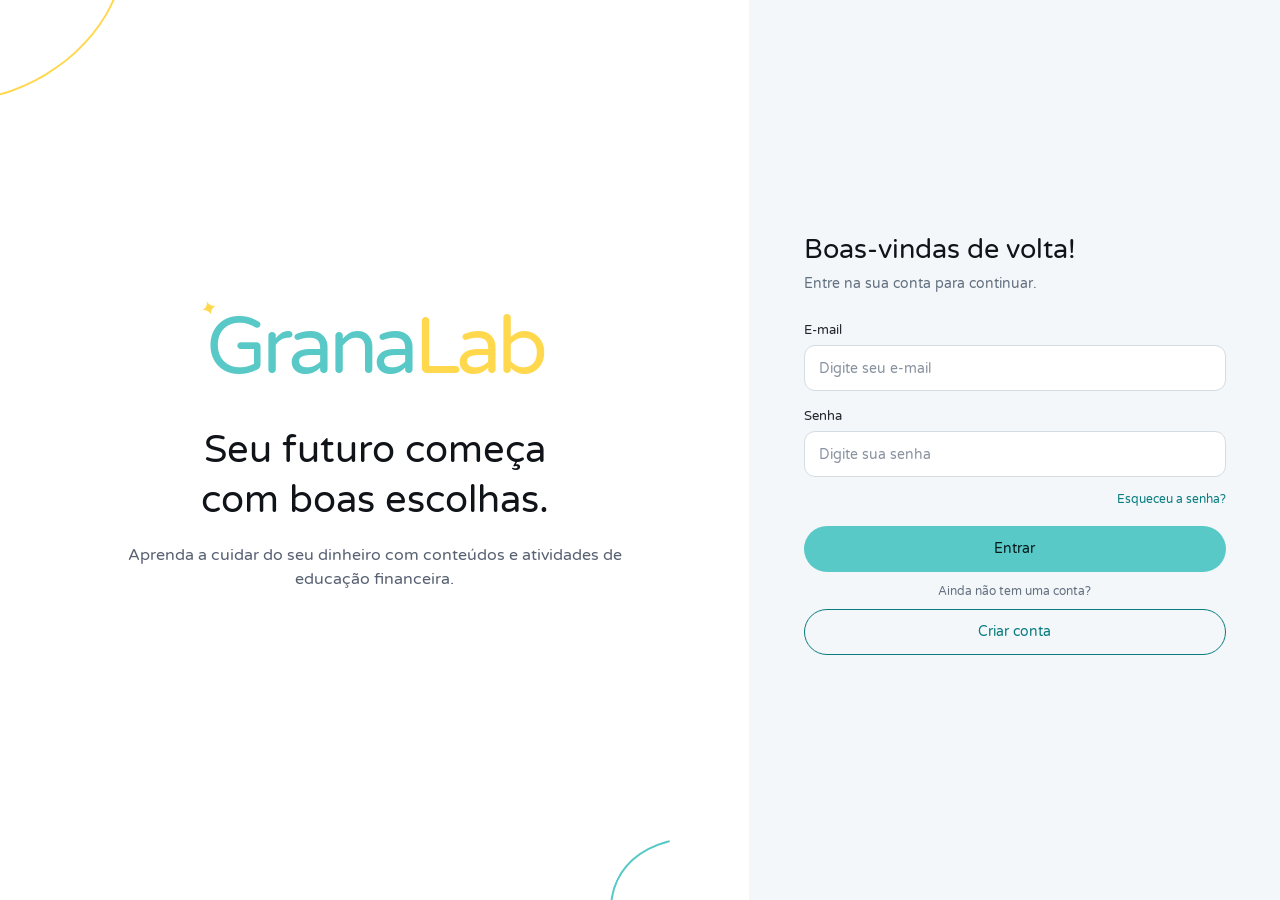
<file: frontend/index.html>
<!DOCTYPE html>
<html lang="pt-BR">
<head>
    <meta charset="UTF-8">
    <meta name="viewport" content="width=device-width, initial-scale=1.0">
    <meta name="theme-color" content="#ffffff">
    <title>GranaLab - Login</title>
    <link rel="preconnect" href="https://fonts.googleapis.com">
    <link rel="preconnect" href="https://fonts.gstatic.com" crossorigin>
    <link href="https://fonts.googleapis.com/css2?family=Varela+Round&display=swap" rel="stylesheet">
    <link rel="stylesheet" href="resources/css/style.css">
</head>
<body>
    <main class="auth-layout">
        <section class="brand-panel" aria-label="Sobre o GranaLab">
            <a class="brand" href="index.html" aria-label="GranaLab - início">
                <span class="brand-mark" aria-hidden="true">✦</span>
                <span class="brand-grana">Grana</span><span class="brand-lab">Lab</span>
            </a>
            <div class="brand-copy">
                <h1>Seu futuro começa<br>com boas escolhas.</h1>
                <p>Aprenda a cuidar do seu dinheiro com conteúdos e atividades de educação financeira.</p>
            </div>
            <span class="decor decor-top" aria-hidden="true"></span>
            <span class="decor decor-bottom" aria-hidden="true"></span>
        </section>

        <section class="form-panel">
            <form class="auth-card" id="form-login" novalidate>
                <h2>Boas-vindas de volta!</h2>
                <p class="subtitle">Entre na sua conta para continuar.</p>
                <div class="field">
                    <label for="email">E-mail</label>
                    <input type="email" id="email" name="email" placeholder="Digite seu e-mail" maxlength="100" autocomplete="email" required>
                </div>
                <div class="field">
                    <label for="senha">Senha</label>
                    <input type="password" id="senha" name="senha" placeholder="Digite sua senha" maxlength="255" autocomplete="current-password" required>
                </div>
                <div id="mensagem-erro-login" class="form-message" role="alert" aria-live="polite" hidden></div>
                <div class="form-links form-links-end">
                    <a href="pages/recuperar-senha.html">Esqueceu a senha?</a>
                </div>
                <button type="submit" class="button button-primary" id="btn-login">Entrar</button>
                <p class="form-footnote">Ainda não tem uma conta?</p>
                <a href="pages/cadastro.html" class="button button-outline">Criar conta</a>
            </form>
        </section>
    </main>
    <script src="resources/app.js"></script>
</body>
</html>
</file>
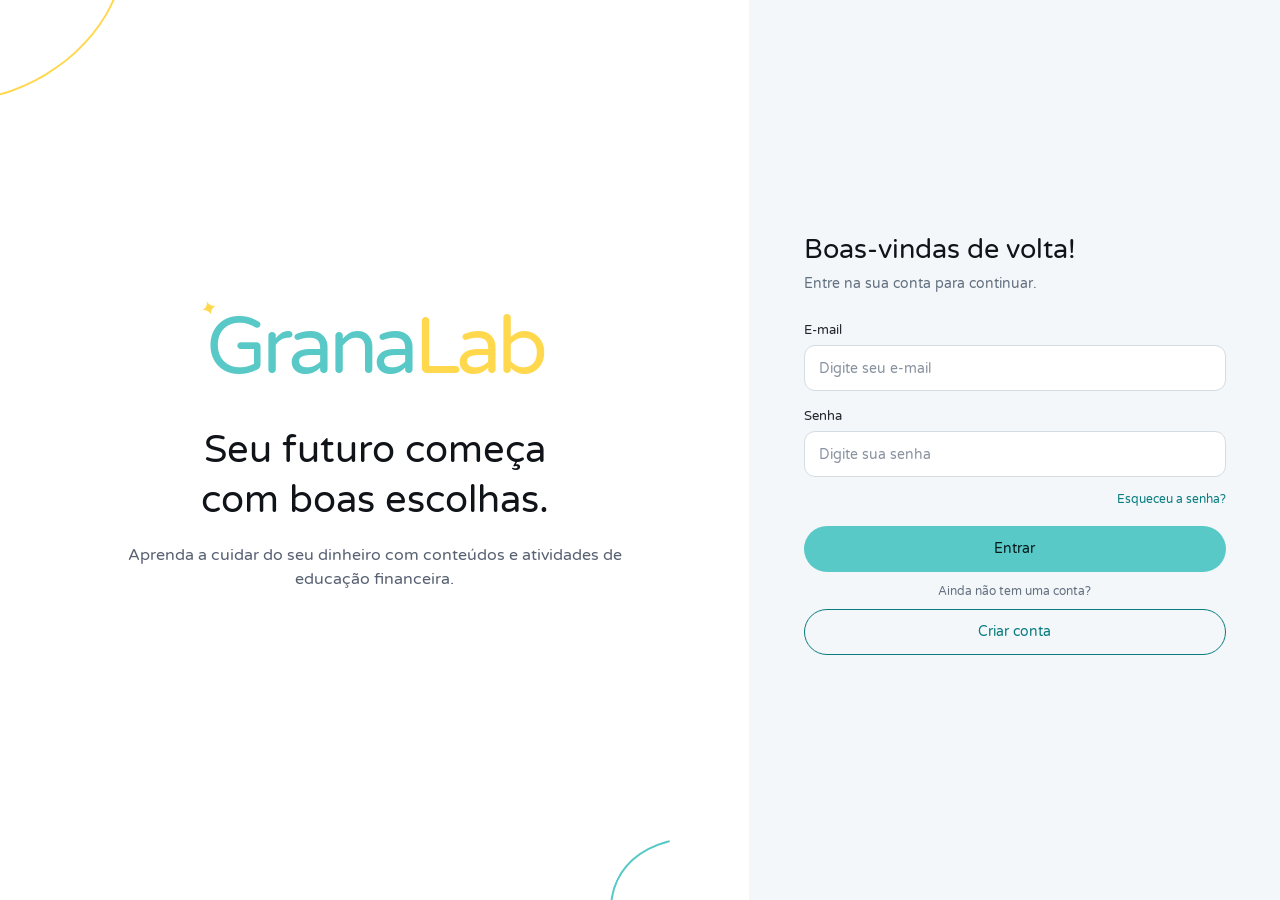
<file: backend/granalab/frontend/index.html>
<!DOCTYPE html>
<html lang="pt-BR">
<head>
    <meta charset="UTF-8">
    <meta name="viewport" content="width=device-width, initial-scale=1.0">
    <meta name="theme-color" content="#ffffff">
    <title>GranaLab - Login</title>
    <link rel="preconnect" href="https://fonts.googleapis.com">
    <link rel="preconnect" href="https://fonts.gstatic.com" crossorigin>
    <link href="https://fonts.googleapis.com/css2?family=Varela+Round&display=swap" rel="stylesheet">
    <link rel="stylesheet" href="resources/css/style.css">
</head>
<body>
    <main class="auth-layout">
        <section class="brand-panel" aria-label="Sobre o GranaLab">
            <a class="brand" href="index.html" aria-label="GranaLab - início">
                <span class="brand-mark" aria-hidden="true">✦</span>
                <span class="brand-grana">Grana</span><span class="brand-lab">Lab</span>
            </a>
            <div class="brand-copy">
                <h1>Seu futuro começa<br>com boas escolhas.</h1>
                <p>Aprenda a cuidar do seu dinheiro com conteúdos e atividades de educação financeira.</p>
            </div>
            <span class="decor decor-top" aria-hidden="true"></span>
            <span class="decor decor-bottom" aria-hidden="true"></span>
        </section>

        <section class="form-panel">
            <form class="auth-card" id="form-login" novalidate>
                <h2>Boas-vindas de volta!</h2>
                <p class="subtitle">Entre na sua conta para continuar.</p>
                <div class="field">
                    <label for="email">E-mail</label>
                    <input type="email" id="email" name="email" placeholder="Digite seu e-mail" maxlength="100" autocomplete="email" required>
                </div>
                <div class="field">
                    <label for="senha">Senha</label>
                    <input type="password" id="senha" name="senha" placeholder="Digite sua senha" maxlength="255" autocomplete="current-password" required>
                </div>
                <div id="mensagem-erro-login" class="form-message" role="alert" aria-live="polite" hidden></div>
                <div class="form-links form-links-end">
                    <a href="pages/recuperar-senha.html">Esqueceu a senha?</a>
                </div>
                <button type="submit" class="button button-primary" id="btn-login">Entrar</button>
                <p class="form-footnote">Ainda não tem uma conta?</p>
                <a href="pages/cadastro.html" class="button button-outline">Criar conta</a>
            </form>
        </section>
    </main>
    <script src="resources/js/app.js"></script>
</body>
</html>
</file>
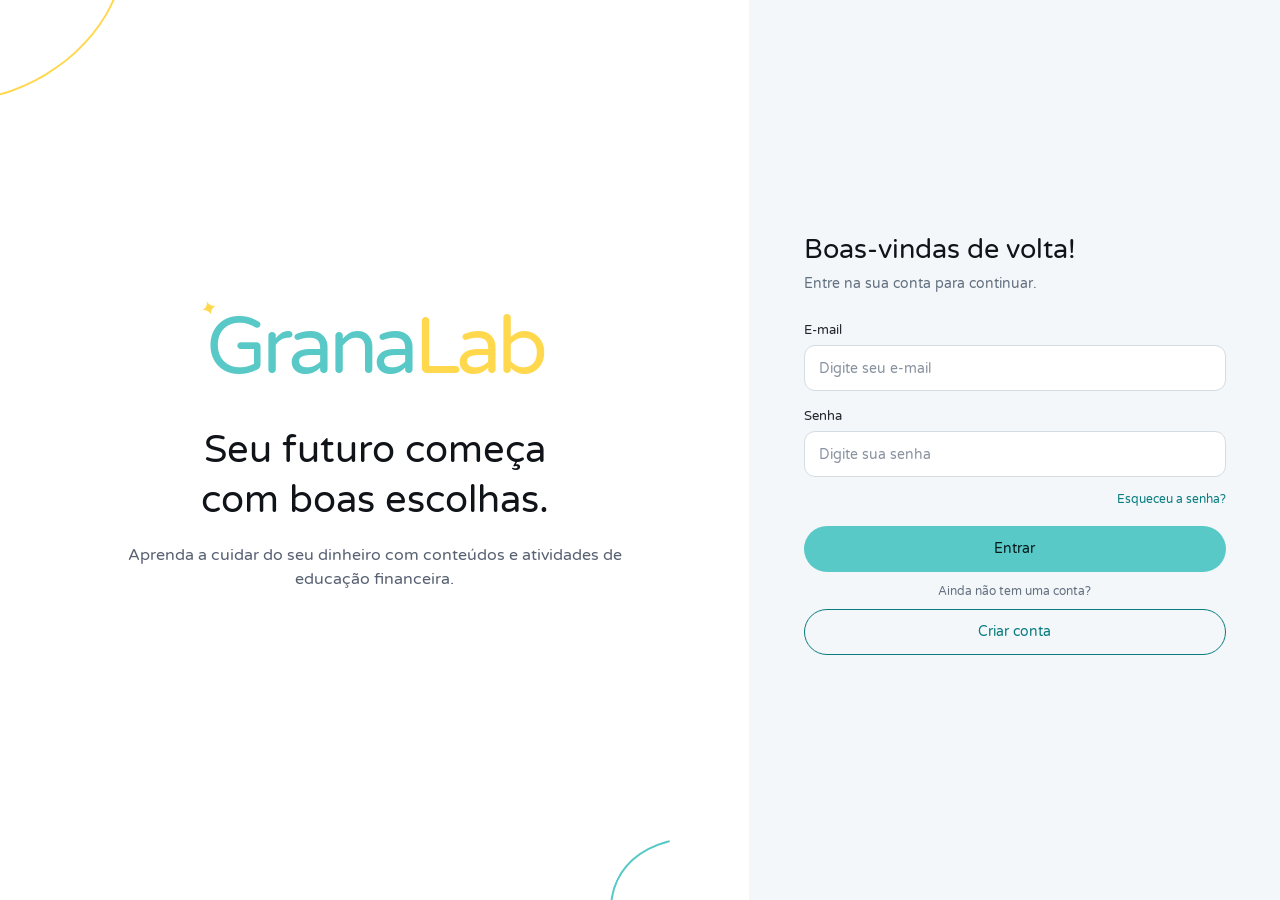
<file: frontend/pages/aluno.html>
<!DOCTYPE html>
<html lang="pt-BR">
<head>
    <meta charset="UTF-8">
    <meta name="viewport" content="width=device-width, initial-scale=1.0">
    <title>GranaLab - Área do Aluno</title>
    <link rel="preconnect" href="https://fonts.googleapis.com">
    <link rel="preconnect" href="https://fonts.gstatic.com" crossorigin>
    <link href="https://fonts.googleapis.com/css2?family=Varela+Round&display=swap" rel="stylesheet">
    <link rel="stylesheet" href="../resources/css/style.css">
</head>
<body>
    <main class="form-panel standalone-panel">
        <section class="auth-card" aria-labelledby="titulo-area">
            <a class="brand" href="../index.html" aria-label="GranaLab - início"><span class="brand-grana">Grana</span><span class="brand-lab">Lab</span></a>
            <h1 id="titulo-area">Área do Aluno</h1>
            <p class="subtitle" id="perfil-usuario" aria-live="polite">Carregando...</p>
        </section>
    </main>
    <script src="../resources/app.js"></script>
</body>
</html>
</file>
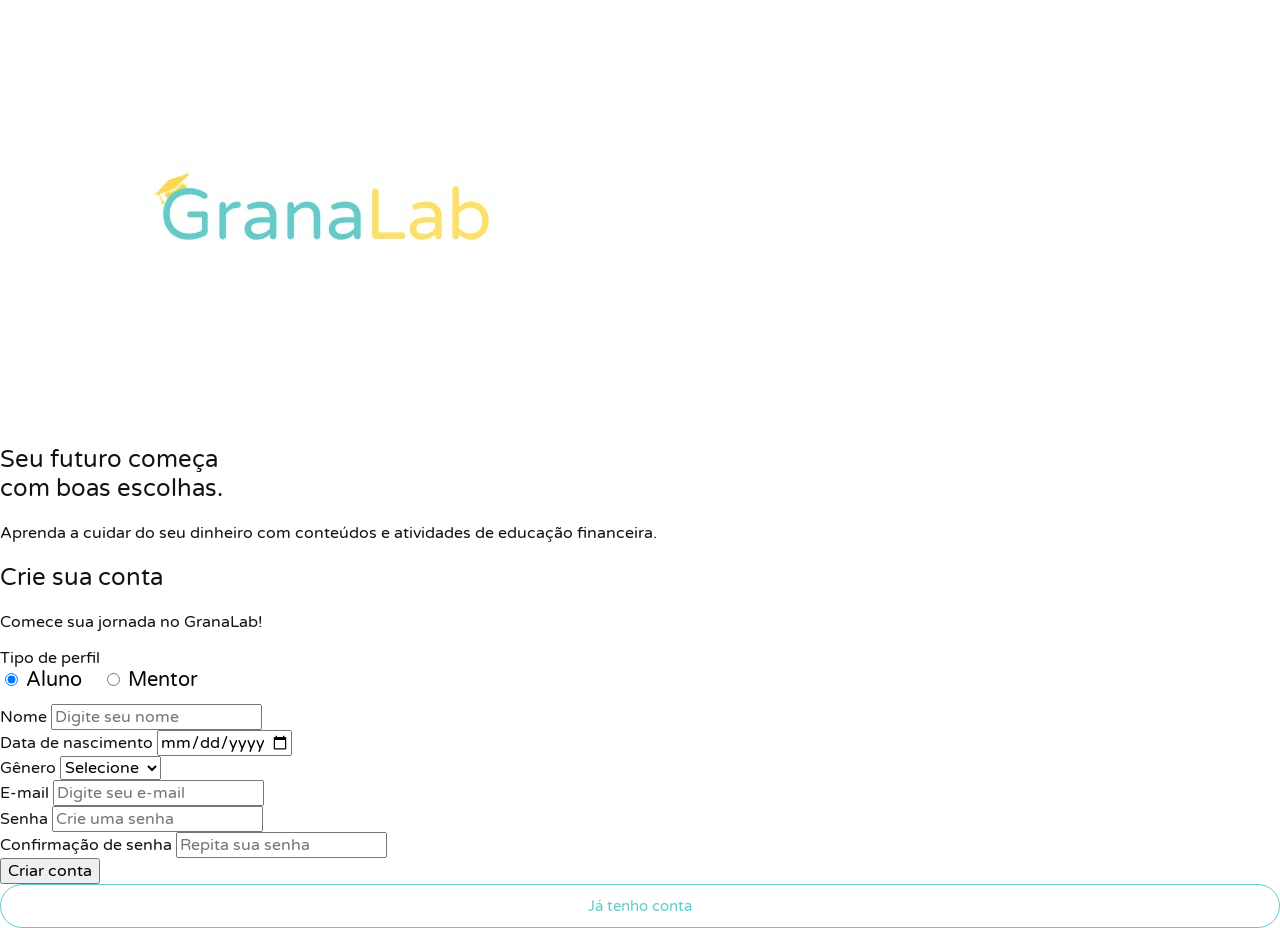
<file: frontend/pages/cadastro.html>
<!DOCTYPE html>
<html lang="pt-BR">
<head>
    <meta charset="UTF-8">
    <meta name="viewport" content="width=device-width, initial-scale=1.0">
    <title>GranaLab - Cadastro</title>
    <link rel="preconnect" href="https://fonts.googleapis.com">
    <link rel="preconnect" href="https://fonts.gstatic.com" crossorigin>
    <link href="https://fonts.googleapis.com/css2?family=Varela+Round&display=swap" rel="stylesheet">
    <link rel="stylesheet" href="../resources/css/style.css">
</head>
<body>
    <div class="container">
        <div class="logo">
            <img src="../resources/img/LogoGranaLab.png" alt="Logo GranaLab" class="logo-imagem">
            <h2>Seu futuro começa<br>com boas escolhas.</h2>
            <p>Aprenda a cuidar do seu dinheiro com conteúdos e atividades de educação financeira.</p>
        </div>
        <div class="login">
            <form class="caixa-login" id="form-cadastro">
                <h2 id="titulo-cadastro">Crie sua conta</h2>
                <p class="subtitulo" id="subtitulo-cadastro">Comece sua jornada no GranaLab!</p>
                <!-- Seleção de tipo de perfil (T017) -->
                <div class="campo">
                    <label for="perfil">Tipo de perfil</label>
                    <div style="display: flex; gap: 20px; margin-bottom: 12px; font-size: 20px; color: #060608;">
                        <label style="cursor: pointer;">
                            <input type="radio" name="perfil" id="perfil-aluno" value="aluno" checked>
                            Aluno
                        </label>
                        <label style="cursor: pointer;">
                            <input type="radio" name="perfil" id="perfil-mentor" value="mentor">
                            Mentor
                        </label>
                    </div>
                </div>
                <!-- Campos comuns (T018, T019) -->
                <div class="campo">
                    <label for="nome">Nome</label>
                    <input type="text" id="nome" placeholder="Digite seu nome" maxlength="100" required>
                </div>
                <!-- Campos específicos Aluno (T018) -->
                <div class="campos-aluno" id="campos-aluno" style="display: block;">
                    <div class="campo">
                        <label for="data-nascimento">Data de nascimento</label>
                        <input type="date" id="data-nascimento" required>
                    </div>
                    <div class="campo">
                        <label for="genero">Gênero</label>
                        <select id="genero" required>
                            <option value="">Selecione</option>
                            <option value="M">Masculino</option>
                            <option value="F">Feminino</option>
                            <option value="O">Outro</option>
                        </select>
                    </div>
                </div>
                <!-- Campo específico Mentor (T019) -->
                <div class="campo campos-mentor" id="campos-mentor" style="display: none;">
                    <label for="escola">Instituição de ensino / Escola</label>
                    <input type="text" id="escola" placeholder="Nome da escola (opcional)" maxlength="100">
                </div>
                <div class="campo">
                    <label for="email">E-mail</label>
                    <input type="email" id="email" placeholder="Digite seu e-mail" maxlength="100" required>
                </div>
                <div class="campo">
                    <label for="senha">Senha</label>
                    <input type="password" id="senha" placeholder="Crie uma senha" maxlength="255" required>
                </div>
                <div class="campo">
                    <label for="confirma-senha">Confirmação de senha</label>
                    <input type="password" id="confirma-senha" placeholder="Repita sua senha" required>
                </div>
                <div id="mensagem-erro" style="color: #d32f2f; font-size: 13px; margin-bottom: 12px; display: none;"></div>
                <button type="submit" class="btn-entrar" id="btn-cadastrar">Criar conta</button>
                <a href="../index.html" class="btn-criar-conta">Já tenho conta</a>
            </form>
        </div>
    </div>
    <script src="../resources/js/app.js"></script>
</body>
</html>
</file>
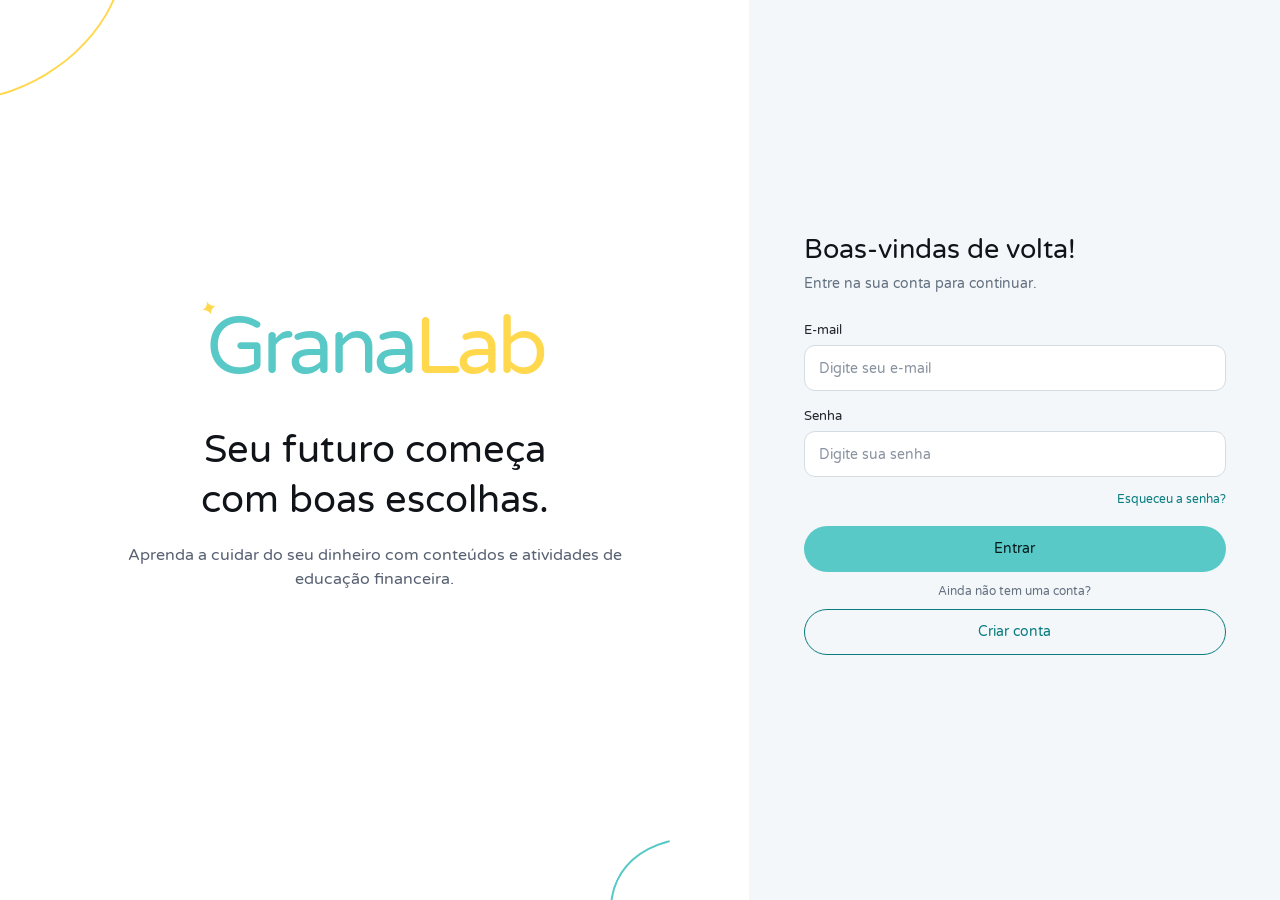
<file: frontend/pages/mentor.html>
<!DOCTYPE html>
<html lang="pt-BR">
<head>
    <meta charset="UTF-8">
    <meta name="viewport" content="width=device-width, initial-scale=1.0">
    <title>GranaLab - Área do Mentor</title>
    <link rel="preconnect" href="https://fonts.googleapis.com">
    <link rel="preconnect" href="https://fonts.gstatic.com" crossorigin>
    <link href="https://fonts.googleapis.com/css2?family=Varela+Round&display=swap" rel="stylesheet">
    <link rel="stylesheet" href="../resources/css/style.css">
</head>
<body>
    <main class="form-panel standalone-panel">
        <section class="auth-card" aria-labelledby="titulo-area">
            <a class="brand" href="../index.html" aria-label="GranaLab - início"><span class="brand-grana">Grana</span><span class="brand-lab">Lab</span></a>
            <h1 id="titulo-area">Área do Mentor</h1>
            <p class="subtitle" id="perfil-usuario" aria-live="polite">Carregando...</p>
        </section>
    </main>
    <script src="../resources/app.js"></script>
</body>
</html>
</file>
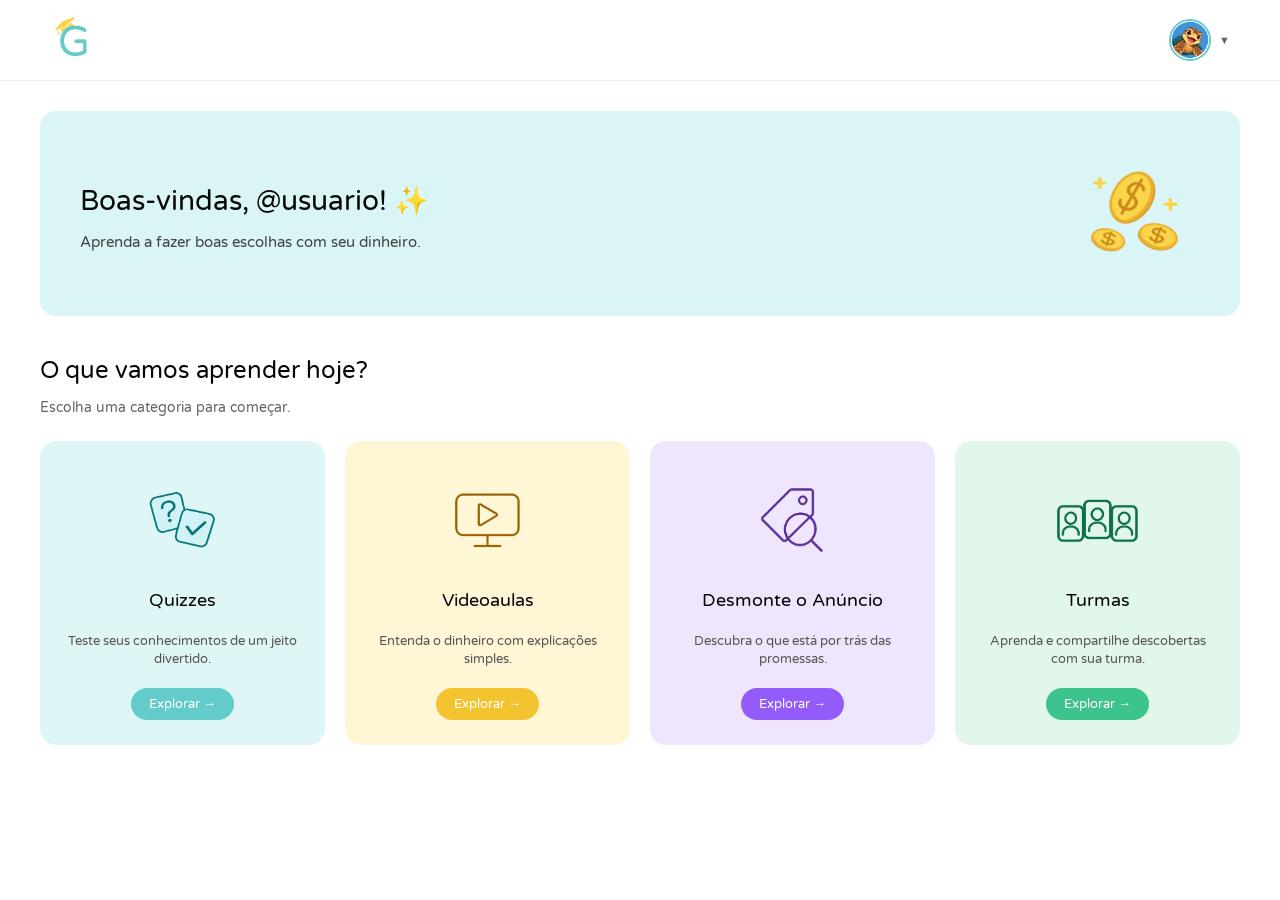
<file: frontend/pages/menu.html>
<!DOCTYPE html>
<html lang="pt-BR">
<head>
    <meta charset="UTF-8">
    <meta name="viewport" content="width=device-width, initial-scale=1.0">
    <title>GranaLab - Menu Principal</title>
    <link rel="preconnect" href="https://fonts.googleapis.com">
    <link rel="preconnect" href="https://fonts.gstatic.com" crossorigin>
    <link href="https://fonts.googleapis.com/css2?family=Varela+Round&display=swap" rel="stylesheet">
    <link rel="stylesheet" href="../resources/css/style.css">
</head>
<body>

    <!-- Header / Navbar Superior -->
    <header class="navbar-principal">
        <div class="logo-container">
            <img src="../resources/img/Monograma.png" alt="Logo GranaLab" class="logo-nav-img">
        </div>
        <div class="usuario-dropdown-container">
            <div class="trigger-dropdown" id="dropdown-toggle">
                <img src="../resources/img/Tartaruga.jpeg" alt="Avatar Usuário" class="avatar-nav-img">
                <span class="seta-dropdown">▼</span>
            </div>
            <!-- Menu Dropdown (conforme image_416c3f.png) -->
            <div class="menu-dropdown-card" id="user-menu" style="display: none;">
                <div class="dropdown-header">
                    <img src="../resources/img/Tartaruga.jpeg" alt="Avatar" class="avatar-dropdown-img">
                    <span class="dropdown-username">@usuario</span>
                    <span class="dropdown-tipoperfil">Aluno</span>
                </div>
                <hr class="dropdown-divisor">
                <ul class="dropdown-links">
                    <li><a href="editaPerfil.html">Editar perfil</a></li>
                    <li><a href="../index.html" class="link-sair">Sair</a></li>
                </ul>
            </div>
        </div>
    </header>

    <!-- Conteúdo Principal -->
    <main class="main-conteudo">
        <!-- Banner de Boas-vindas -->
        <section class="banner-boas-vindas">
            <div class="banner-texto">
                <h1>Boas-vindas, @usuario! ✨</h1>
                <p>Aprenda a fazer boas escolhas com seu dinheiro.</p>
            </div>
            <div class="banner-ilustracao">
                <!-- Elemento ilustrativo de moedas -->
                <img src="../resources/img/Trio de moedas douradas com cifrões-4.png" class="money-img" >
            </div>
        </section>

        <!-- Seção de Categorias -->
        <section class="secao-categorias">
            <h2>O que vamos aprender hoje?</h2>
            <p class="sub-categoria">Escolha uma categoria para começar.</p>

            <div class="grid-categorias">
                <!-- Card 1: Quizzes -->
                <div class="card-categoria card-ciano">
                    <img src="../resources/img/Quizzes.png" class="categoria-img" >
                    <h3>Quizzes</h3>
                    <p>Teste seus conhecimentos de um jeito divertido.</p>
                    <a href="#" class="btn-explorar btn-ciano-cor">Explorar &rarr;</a>
                </div>

                <!-- Card 2: Videoaulas -->
                <div class="card-categoria card-amarelo">
                    <img src="../resources/img/Videos.png" class="categoria-img" >
                    <h3>Videoaulas</h3>
                    <p>Entenda o dinheiro com explicações simples.</p>
                    <a href="#" class="btn-explorar btn-amarelo-cor">Explorar &rarr;</a>
                </div>

                <!-- Card 3: Desmonte o Anúncio -->
                <div class="card-categoria card-roxo">
                    <img src="../resources/img/Desmonte.png" class="categoria-img" >
                    <h3>Desmonte o Anúncio</h3>
                    <p>Descubra o que está por trás das promessas.</p>
                    <a href="#" class="btn-explorar btn-roxo-cor">Explorar &rarr;</a>
                </div>

                <!-- Card 4: Turmas -->
                <div class="card-categoria card-verde">
                    <img src="../resources/img/Turmas.png" class="categoria-img" >
                    <h3>Turmas</h3>
                    <p>Aprenda e compartilhe descobertas com sua turma.</p>
                    <a href="#" class="btn-explorar btn-verde-cor">Explorar &rarr;</a>
                </div>
            </div>
        </section>
    </main>

    <script src="../resources/js/app.js"></script>
</body>
</html>
</file>
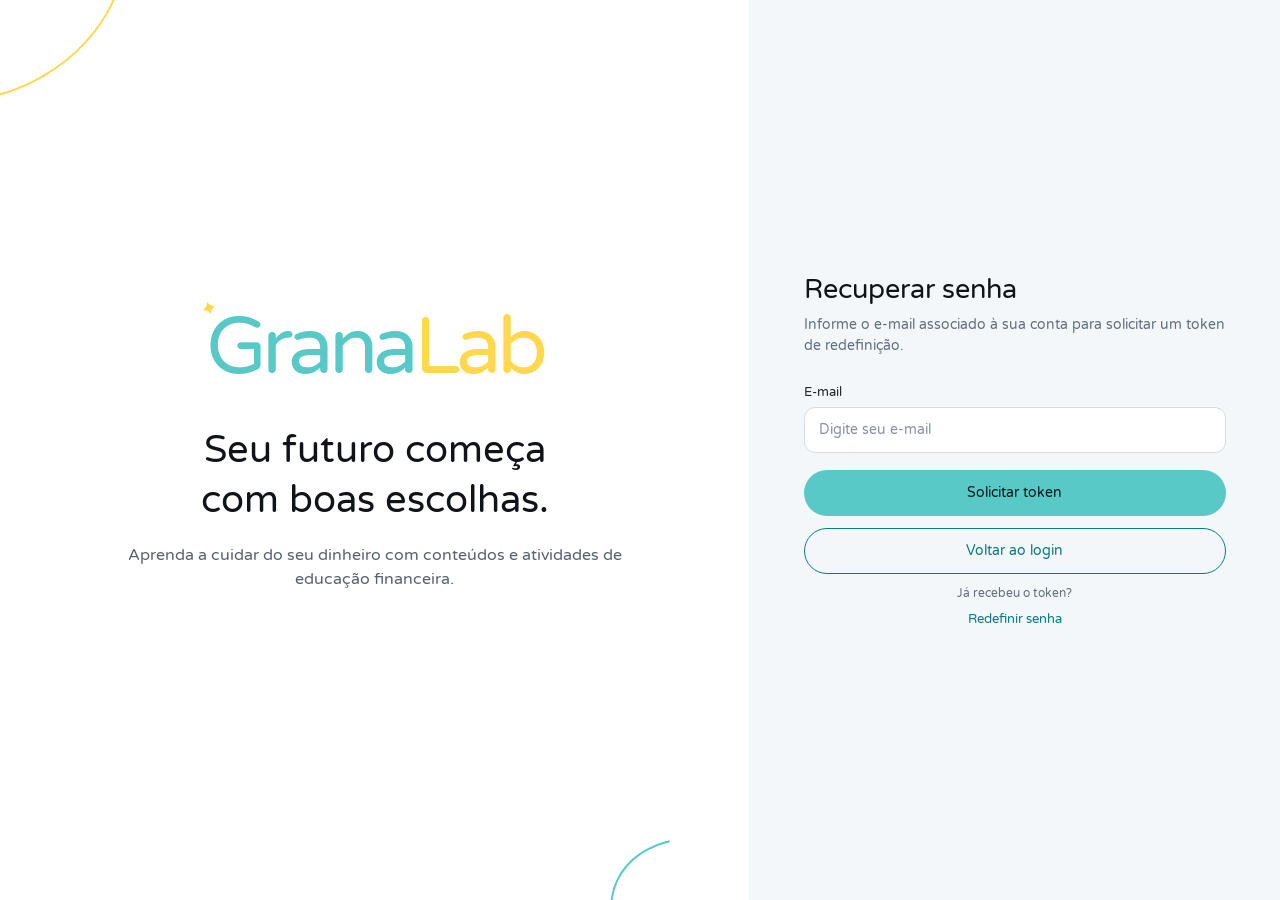
<file: frontend/pages/recuperar-senha.html>
<!DOCTYPE html>
<html lang="pt-BR">
<head>
    <meta charset="UTF-8">
    <meta name="viewport" content="width=device-width, initial-scale=1.0">
    <meta name="theme-color" content="#ffffff">
    <title>GranaLab - Recuperar senha</title>
    <link rel="preconnect" href="https://fonts.googleapis.com">
    <link rel="preconnect" href="https://fonts.gstatic.com" crossorigin>
    <link href="https://fonts.googleapis.com/css2?family=Varela+Round&display=swap" rel="stylesheet">
    <link rel="stylesheet" href="../resources/css/style.css">
</head>
<body>
    <main class="auth-layout">
        <section class="brand-panel" aria-label="Sobre o GranaLab">
            <a class="brand" href="../index.html" aria-label="GranaLab - início"><span class="brand-mark" aria-hidden="true">✦</span><span class="brand-grana">Grana</span><span class="brand-lab">Lab</span></a>
            <div class="brand-copy"><h1>Seu futuro começa<br>com boas escolhas.</h1><p>Aprenda a cuidar do seu dinheiro com conteúdos e atividades de educação financeira.</p></div>
            <span class="decor decor-top" aria-hidden="true"></span><span class="decor decor-bottom" aria-hidden="true"></span>
        </section>
        <section class="form-panel">
            <form class="auth-card" id="form-recuperar-senha" novalidate>
                <h2>Recuperar senha</h2>
                <p class="subtitle">Informe o e-mail associado à sua conta para solicitar um token de redefinição.</p>
                <div class="field"><label for="email">E-mail</label><input type="email" id="email" name="email" maxlength="100" autocomplete="email" placeholder="Digite seu e-mail" required></div>
                <div id="mensagem-recuperacao" class="form-message" role="status" aria-live="polite" hidden></div>
                <button type="submit" class="button button-primary" id="btn-recuperar">Solicitar token</button>
                <a href="../index.html" class="button button-outline">Voltar ao login</a>
                <p class="form-footnote">Já recebeu o token?</p>
                <a class="text-link" href="redefinir-senha.html">Redefinir senha</a>
            </form>
        </section>
    </main>
    <script src="../resources/app.js"></script>
</body>
</html>
</file>
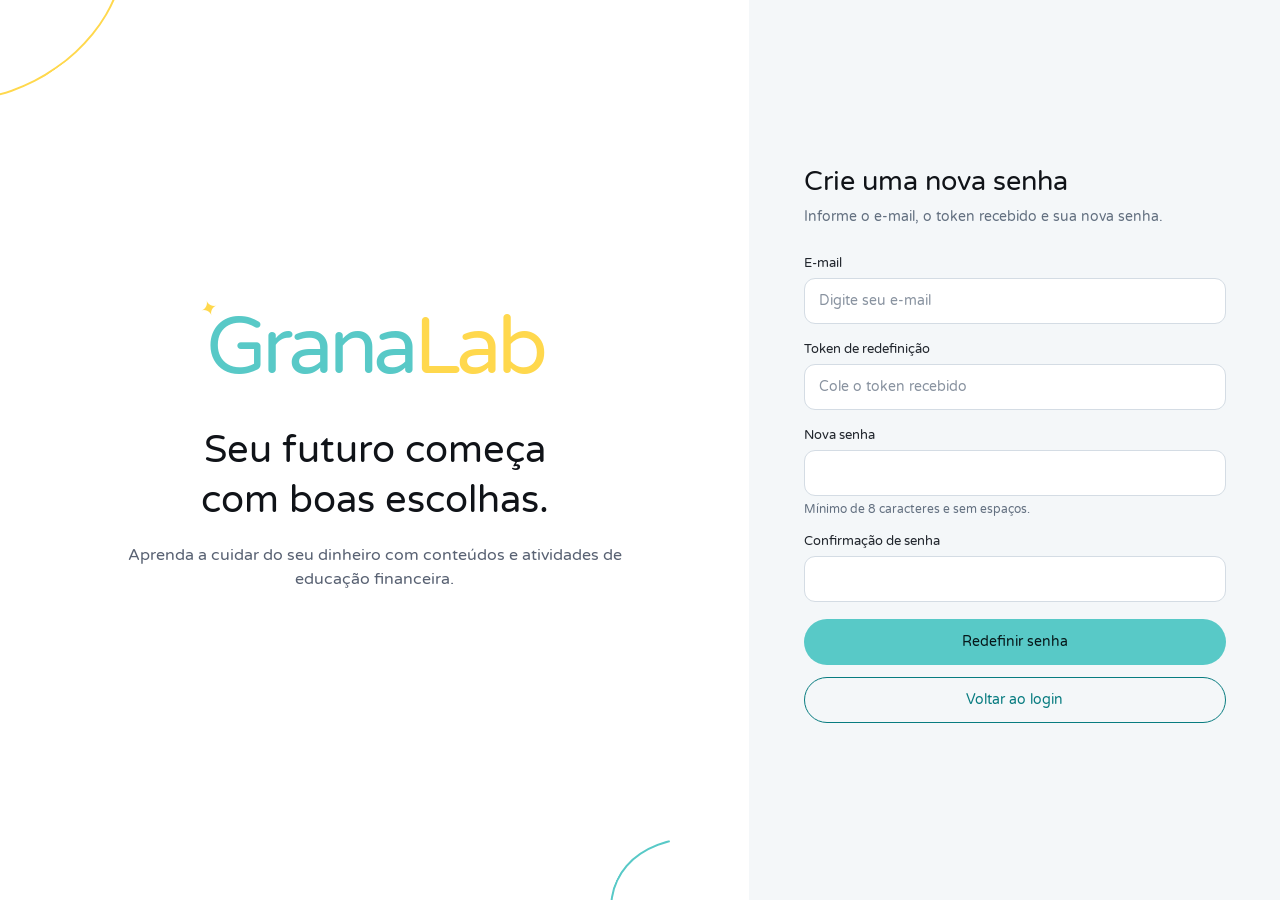
<file: frontend/pages/redefinir-senha.html>
<!DOCTYPE html>
<html lang="pt-BR">
<head>
    <meta charset="UTF-8">
    <meta name="viewport" content="width=device-width, initial-scale=1.0">
    <meta name="theme-color" content="#ffffff">
    <title>GranaLab - Redefinir senha</title>
    <link rel="preconnect" href="https://fonts.googleapis.com">
    <link rel="preconnect" href="https://fonts.gstatic.com" crossorigin>
    <link href="https://fonts.googleapis.com/css2?family=Varela+Round&display=swap" rel="stylesheet">
    <link rel="stylesheet" href="../resources/css/style.css">
</head>
<body>
    <main class="auth-layout">
        <section class="brand-panel" aria-label="Sobre o GranaLab">
            <a class="brand" href="../index.html" aria-label="GranaLab - início"><span class="brand-mark" aria-hidden="true">✦</span><span class="brand-grana">Grana</span><span class="brand-lab">Lab</span></a>
            <div class="brand-copy"><h1>Seu futuro começa<br>com boas escolhas.</h1><p>Aprenda a cuidar do seu dinheiro com conteúdos e atividades de educação financeira.</p></div>
            <span class="decor decor-top" aria-hidden="true"></span><span class="decor decor-bottom" aria-hidden="true"></span>
        </section>
        <section class="form-panel">
            <form class="auth-card" id="form-redefinir-senha" novalidate>
                <h2>Crie uma nova senha</h2>
                <p class="subtitle">Informe o e-mail, o token recebido e sua nova senha.</p>
                <div class="field"><label for="email">E-mail</label><input type="email" id="email" name="email" maxlength="100" autocomplete="email" placeholder="Digite seu e-mail" required></div>
                <div class="field"><label for="token">Token de redefinição</label><input type="text" id="token" name="token" autocomplete="one-time-code" placeholder="Cole o token recebido" required></div>
                <div class="field"><label for="nova-senha">Nova senha</label><input type="password" id="nova-senha" name="novaSenha" maxlength="255" autocomplete="new-password" required><small class="field-hint">Mínimo de 8 caracteres e sem espaços.</small></div>
                <div class="field"><label for="confirma-senha">Confirmação de senha</label><input type="password" id="confirma-senha" name="confirmaSenha" maxlength="255" autocomplete="new-password" required></div>
                <div id="mensagem-redefinicao" class="form-message" role="alert" aria-live="polite" hidden></div>
                <button type="submit" class="button button-primary" id="btn-redefinir">Redefinir senha</button>
                <a href="../index.html" class="button button-outline">Voltar ao login</a>
            </form>
        </section>
    </main>
    <script src="../resources/app.js"></script>
</body>
</html>
</file>
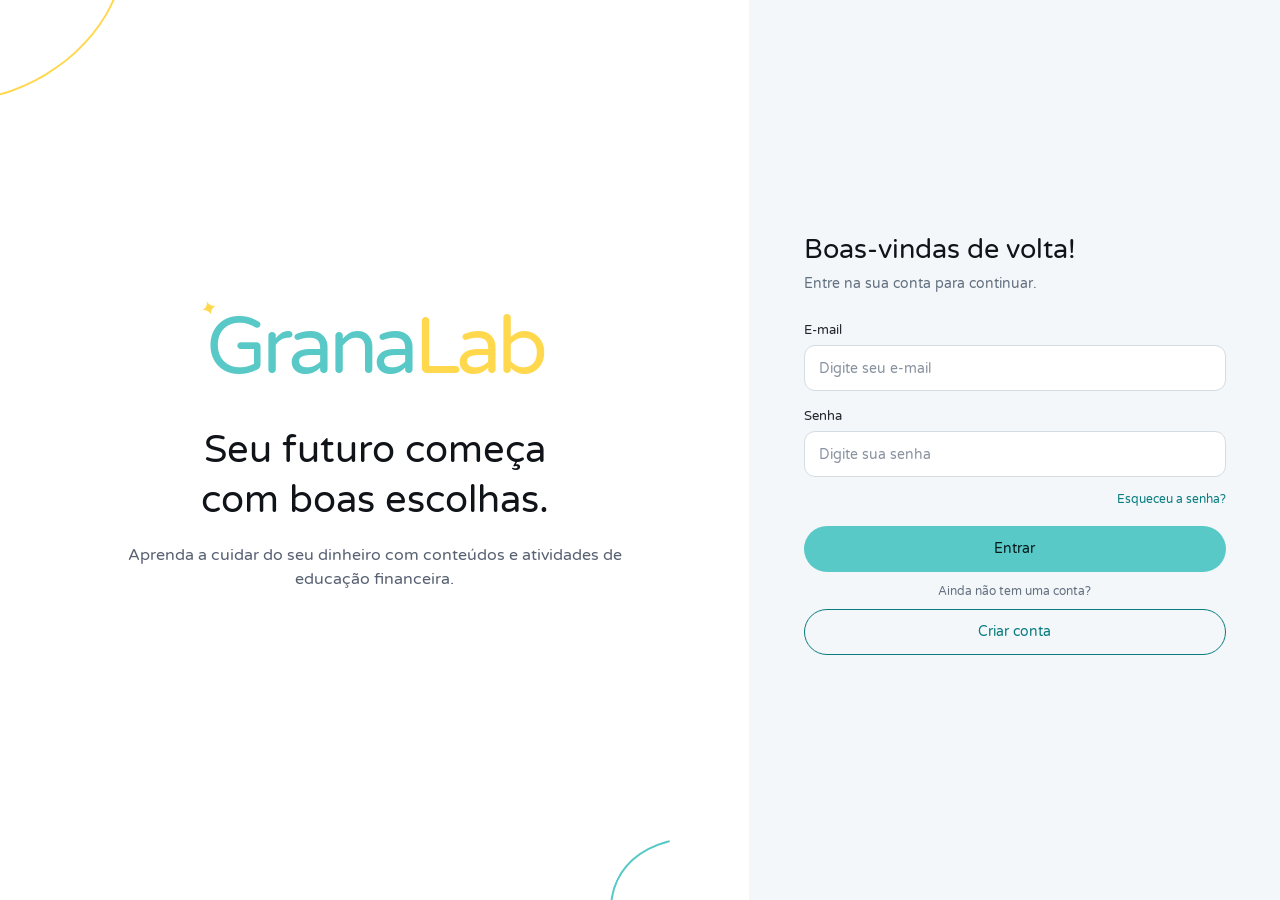
<file: backend/granalab/frontend/pages/aluno.html>
<!DOCTYPE html>
<html lang="pt-BR">
<head>
    <meta charset="UTF-8">
    <meta name="viewport" content="width=device-width, initial-scale=1.0">
    <title>GranaLab - Área do Aluno</title>
    <link rel="preconnect" href="https://fonts.googleapis.com">
    <link rel="preconnect" href="https://fonts.gstatic.com" crossorigin>
    <link href="https://fonts.googleapis.com/css2?family=Varela+Round&display=swap" rel="stylesheet">
    <link rel="stylesheet" href="../resources/css/style.css">
</head>
<body>
    <main class="form-panel standalone-panel">
        <section class="auth-card" aria-labelledby="titulo-area">
            <a class="brand" href="../index.html" aria-label="GranaLab - início"><span class="brand-grana">Grana</span><span class="brand-lab">Lab</span></a>
            <h1 id="titulo-area">Área do Aluno</h1>
            <p class="subtitle" id="perfil-usuario" aria-live="polite">Carregando seus dados...</p>
        </section>
    </main>
    <script src="../resources/js/app.js"></script>
</body>
</html>
</file>
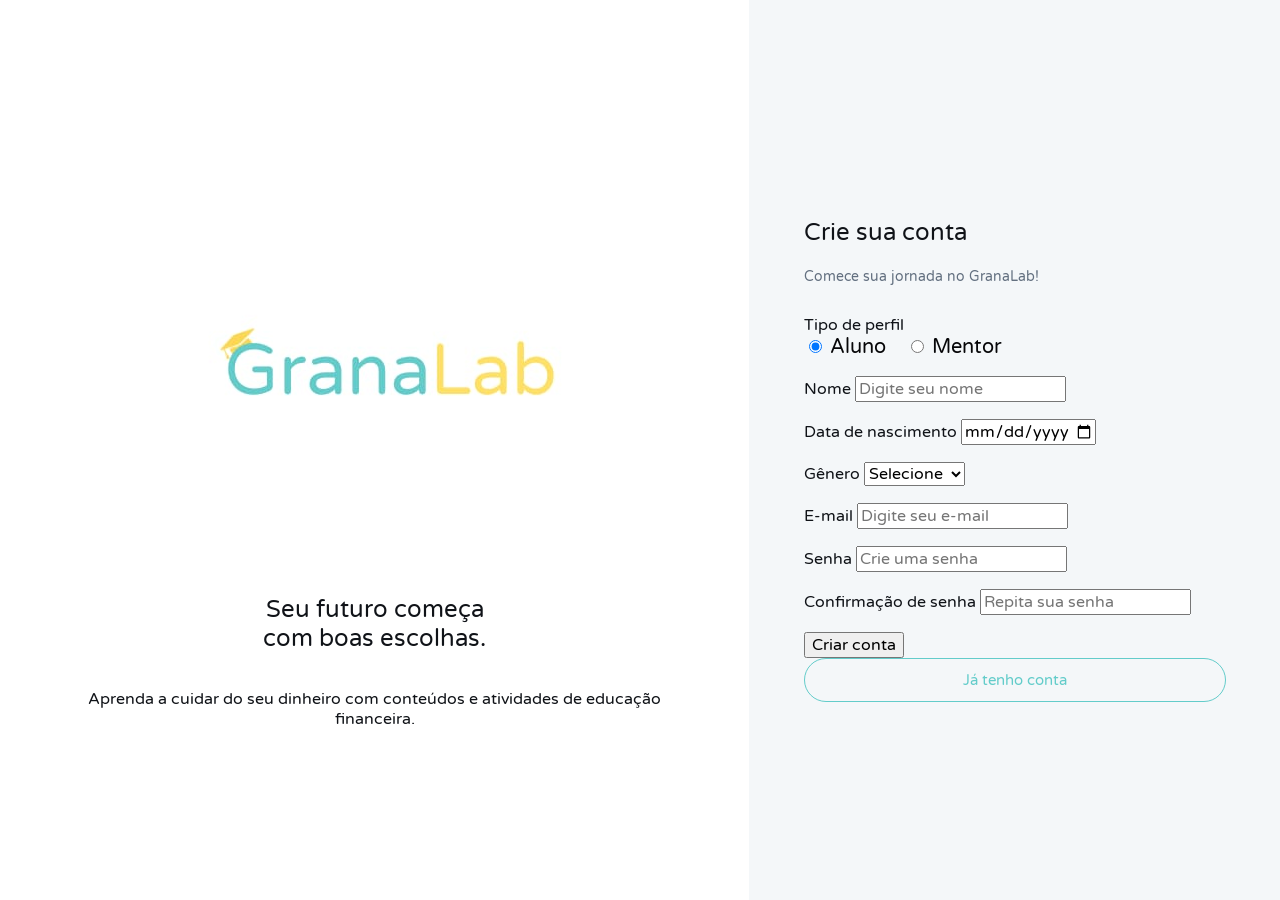
<file: backend/granalab/frontend/pages/cadastro.html>
<!DOCTYPE html>
<html lang="pt-BR">
<head>
    <meta charset="UTF-8">
    <meta name="viewport" content="width=device-width, initial-scale=1.0">
    <title>GranaLab - Cadastro</title>
    <link rel="preconnect" href="https://fonts.googleapis.com">
    <link rel="preconnect" href="https://fonts.gstatic.com" crossorigin>
    <link href="https://fonts.googleapis.com/css2?family=Varela+Round&display=swap" rel="stylesheet">
    <link rel="stylesheet" href="../resources/css/style.css">
</head>
<body>
    <div class="container">
        <div class="logo">
            <img src="../resources/img/LogoGranaLab.png" alt="Logo GranaLab" class="logo-imagem">
            <h2>Seu futuro começa<br>com boas escolhas.</h2>
            <p>Aprenda a cuidar do seu dinheiro com conteúdos e atividades de educação financeira.</p>
        </div>
        <div class="login">
            <form class="caixa-login" id="form-cadastro">
                <h2 id="titulo-cadastro">Crie sua conta</h2>
                <p class="subtitulo" id="subtitulo-cadastro">Comece sua jornada no GranaLab!</p>
                <!-- Seleção de tipo de perfil (T017) -->
                <div class="campo">
                    <label for="perfil">Tipo de perfil</label>
                    <div style="display: flex; gap: 20px; margin-bottom: 12px; font-size: 20px; color: #060608;">
                        <label style="cursor: pointer;">
                            <input type="radio" name="perfil" id="perfil-aluno" value="aluno" checked>
                            Aluno
                        </label>
                        <label style="cursor: pointer;">
                            <input type="radio" name="perfil" id="perfil-mentor" value="mentor">
                            Mentor
                        </label>
                    </div>
                </div>
                <!-- Campos comuns (T018, T019) -->
                <div class="campo">
                    <label for="nome">Nome</label>
                    <input type="text" id="nome" placeholder="Digite seu nome" maxlength="100" required>
                </div>
                <!-- Campos específicos Aluno (T018) -->
                <div class="profile-fields campos-aluno" id="campos-aluno">
                    <div class="campo">
                        <label for="data-nascimento">Data de nascimento</label>
                        <input type="date" id="data-nascimento" required>
                    </div>
                    <div class="campo">
                        <label for="genero">Gênero</label>
                        <select id="genero" required>
                            <option value="">Selecione</option>
                            <option value="M">Masculino</option>
                            <option value="F">Feminino</option>
                            <option value="O">Outro</option>
                        </select>
                    </div>
                </div>
                <!-- Campo específico Mentor (T019) -->
                <div class="profile-fields campo campos-mentor" id="campos-mentor" hidden>
                    <label for="escola">Instituição de ensino / Escola</label>
                    <input type="text" id="escola" placeholder="Nome da escola (opcional)" maxlength="100">
                </div>
                <div class="campo">
                    <label for="email">E-mail</label>
                    <input type="email" id="email" placeholder="Digite seu e-mail" maxlength="100" required>
                </div>
                <div class="campo">
                    <label for="senha">Senha</label>
                    <input type="password" id="senha" placeholder="Crie uma senha" maxlength="255" required>
                </div>
                <div class="campo">
                    <label for="confirma-senha">Confirmação de senha</label>
                    <input type="password" id="confirma-senha" placeholder="Repita sua senha" required>
                </div>
                <div id="mensagem-erro" style="color: #d32f2f; font-size: 13px; margin-bottom: 12px; display: none;"></div>
                <button type="submit" class="btn-entrar" id="btn-cadastrar">Criar conta</button>
                <a href="../index.html" class="btn-criar-conta">Já tenho conta</a>
            </form>
        </div>
    </div>
    <script src="../resources/js/app.js"></script>
</body>
</html>
</file>
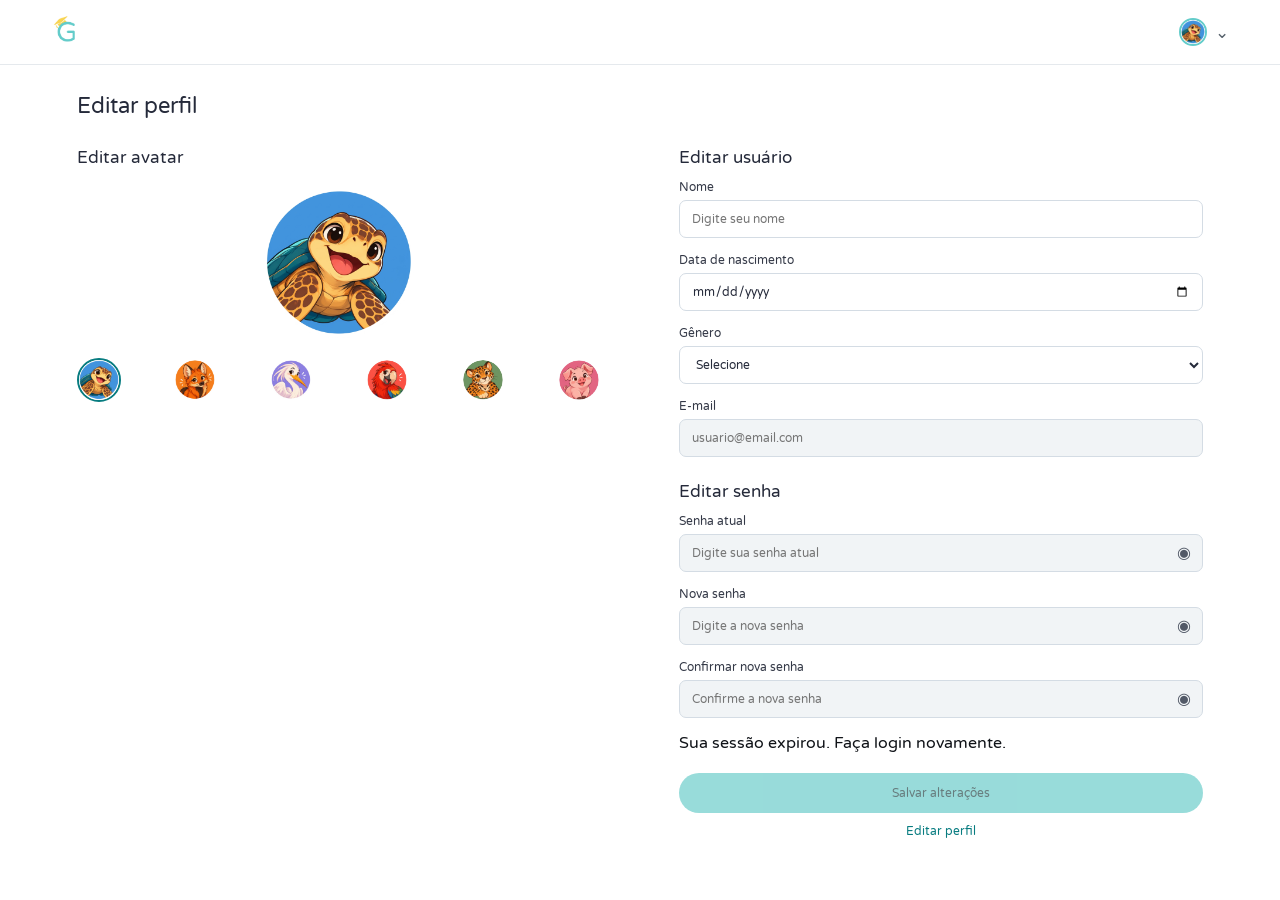
<file: backend/granalab/frontend/pages/editarPerfil.html>
<!DOCTYPE html>
<html lang="pt-BR">
<head>
    <meta charset="UTF-8">
    <meta name="viewport" content="width=device-width, initial-scale=1.0">
    <title>GranaLab - Editar perfil</title>

    <link rel="preconnect" href="https://fonts.googleapis.com">
    <link rel="preconnect" href="https://fonts.gstatic.com" crossorigin>
    <link href="https://fonts.googleapis.com/css2?family=Varela+Round&display=swap" rel="stylesheet">

    <link rel="stylesheet" href="../resources/css/style.css">
</head>

<body class="pagina-perfil">

    <header class="navbar-principal">
        <div class="logo-container">
            <img src="../resources/img/Monograma.png"
                 alt="Logo GranaLab"
                 class="logo-nav-img">
        </div>

        <div class="usuario-dropdown-container">
            <div class="trigger-dropdown" id="dropdown-toggle">
                <img src="../resources/img/Tartaruga.jpeg"
                     alt="Avatar do usuário"
                     class="avatar-nav-img"
                     id="avatar-navbar">
                <span class="seta-dropdown">⌄</span>
            </div>

            <div class="menu-dropdown-card" id="user-menu" style="display: none;">
                <div class="dropdown-header">
                    <img src="../resources/img/Tartaruga.jpeg"
                         alt="Avatar"
                         class="avatar-dropdown-img"
                         id="avatar-dropdown">

                    <span class="dropdown-username" id="nome-dropdown">@usuario</span>
                    <span class="dropdown-tipoperfil" id="tipo-dropdown">Aluno</span>
                </div>

                <hr class="dropdown-divisor">

                <ul class="dropdown-links">
                    <li><a href="menu.html">Menu principal</a></li>
                    <li><a href="../index.html" class="link-sair">Sair</a></li>
                </ul>
            </div>
        </div>
    </header>

    <main class="perfil-container">

        <h1>Editar perfil</h1>

        <form id="form-editar-perfil">

            <div class="perfil-layout">

                <!-- COLUNA ESQUERDA: ALUNO -->
                <section class="perfil-avatar" id="secao-avatar">

                    <h2>Editar avatar</h2>

                    <div class="avatar-principal">
                        <img src="../resources/img/Tartaruga.jpeg"
                             alt="Avatar selecionado"
                             id="avatar-atual">
                    </div>

                    <div class="lista-avatares">

                        <button type="button" class="opcao-avatar selecionado"
                                data-avatar="Tartaruga.jpeg" aria-label="Tartaruga">
                            <img src="../resources/img/Tartaruga.jpeg" alt="Tartaruga">
                        </button>

                        <button type="button" class="opcao-avatar"
                                data-avatar="Lobo-guara.jpeg" aria-label="Lobo-guará">
                            <img src="../resources/img/Lobo-guara.jpeg" alt="Lobo-guará">
                        </button>

                        <button type="button" class="opcao-avatar"
                                data-avatar="Garca.jpeg" aria-label="Garça">
                            <img src="../resources/img/Garca.jpeg" alt="Garça">
                        </button>

                        <button type="button" class="opcao-avatar"
                                data-avatar="Arara.jpeg" aria-label="Arara">
                            <img src="../resources/img/Arara.jpeg" alt="Arara">
                        </button>

                        <button type="button" class="opcao-avatar"
                                data-avatar="Onca.jpeg" aria-label="Onça">
                            <img src="../resources/img/Onca.jpeg" alt="Onça">
                        </button>

                        <button type="button" class="opcao-avatar"
                                data-avatar="Porco.jpeg" aria-label="Porco">
                            <img src="../resources/img/Porco.jpeg" alt="Porco">
                        </button>

                    </div>
                </section>

                <!-- COLUNA ESQUERDA: MENTOR -->
               
                <section class="perfil-dados-mentor" id="dados-mentor" hidden>
                    <h2>Editar usuário</h2>

                    <div class="campo-perfil">
                        <label for="nome-mentor">Nome</label>
                        <input type="text" id="nome-mentor" name="nome"
                            placeholder="Digite seu nome" maxlength="100">
                    </div>

                    <div class="campo-perfil">
                        <label for="instituicao">Instituição de ensino / Escola</label>
                        <input type="text" id="instituicao" name="escolaAtua"
                            placeholder="Digite sua instituição" maxlength="100">
                    </div>

                    <div class="campo-perfil">
                        <label for="email-mentor">E-mail</label>
                        <input type="email" id="email-mentor" name="email"
                            placeholder="usuario@email.com" disabled>
                    </div>
                </section>


                <!-- COLUNA DIREITA -->
                <section class="perfil-formulario">
                    <div id="dados-aluno">
                        <h2>Editar usuário</h2>
                        <div class="campo-perfil">
                            <label for="nome-aluno">Nome</label>
                            <input type="text" id="nome-aluno" name="nome"
                                placeholder="Digite seu nome" maxlength="100">
                        </div>

                        <div class="campo-perfil">
                            <label for="data-nascimento">Data de nascimento</label>
                            <input type="date" id="data-nascimento" name="dataNascimento">
                        </div>

                        <div class="campo-perfil">
                            <label for="genero">Gênero</label>
                            <select id="genero" name="genero">
                                <option value="">Selecione</option>
                                <option value="F">Feminino</option>
                                <option value="M">Masculino</option>
                                <option value="O">Outro</option>
                                
                            </select>
                        </div>

                        <div class="campo-perfil">
                            <label for="email-aluno">E-mail</label>
                            <input type="email" id="email-aluno" name="email"
                                placeholder="usuario@email.com" disabled>
                        </div>
                    </div>


                    <div class="secao-senha">
                        <h2>Editar senha</h2>

                        <div class="campo-perfil">
                            <label for="senha-atual">Senha atual</label>
                            <div class="campo-senha">
                                <input type="password" id="senha-atual"
                                       name="senhaAtual" placeholder="Digite sua senha atual"
                                       disabled>
                                <button type="button" class="mostrar-senha"
                                        data-target="senha-atual" aria-label="Mostrar senha">◉</button>
                            </div>
                        </div>

                        <div class="campo-perfil">
                            <label for="nova-senha">Nova senha</label>
                            <div class="campo-senha">
                                <input type="password" id="nova-senha"
                                       name="novaSenha" placeholder="Digite a nova senha"
                                       disabled>
                                <button type="button" class="mostrar-senha"
                                        data-target="nova-senha" aria-label="Mostrar senha">◉</button>
                            </div>
                        </div>

                        <div class="campo-perfil">
                            <label for="confirmar-senha">Confirmar nova senha</label>
                            <div class="campo-senha">
                                <input type="password" id="confirmar-senha"
                                       name="confirmarSenha"
                                       placeholder="Confirme a nova senha" disabled>
                                <button type="button" class="mostrar-senha"
                                        data-target="confirmar-senha" aria-label="Mostrar senha">◉</button>
                            </div>
                        </div>
                    </div>

                    <div id="mensagem-perfil" class="mensagem-perfil"
                         role="status" aria-live="polite" hidden></div>

                    <div class="acoes-perfil">
                        <button type="submit" id="btn-salvar" disabled>
                            Salvar alterações
                        </button>

                        <button type="button" id="btn-editar">
                            Editar perfil
                        </button>

                        <button type="button" id="btn-cancelar" hidden>
                            Cancelar
                        </button>
                    </div>

                </section>
            </div>
        </form>
    </main>

    <script src="../resources/js/app.js"></script>
    <script src="../resources/js/editarPerfil.js"></script>

</body>
</html>
</file>
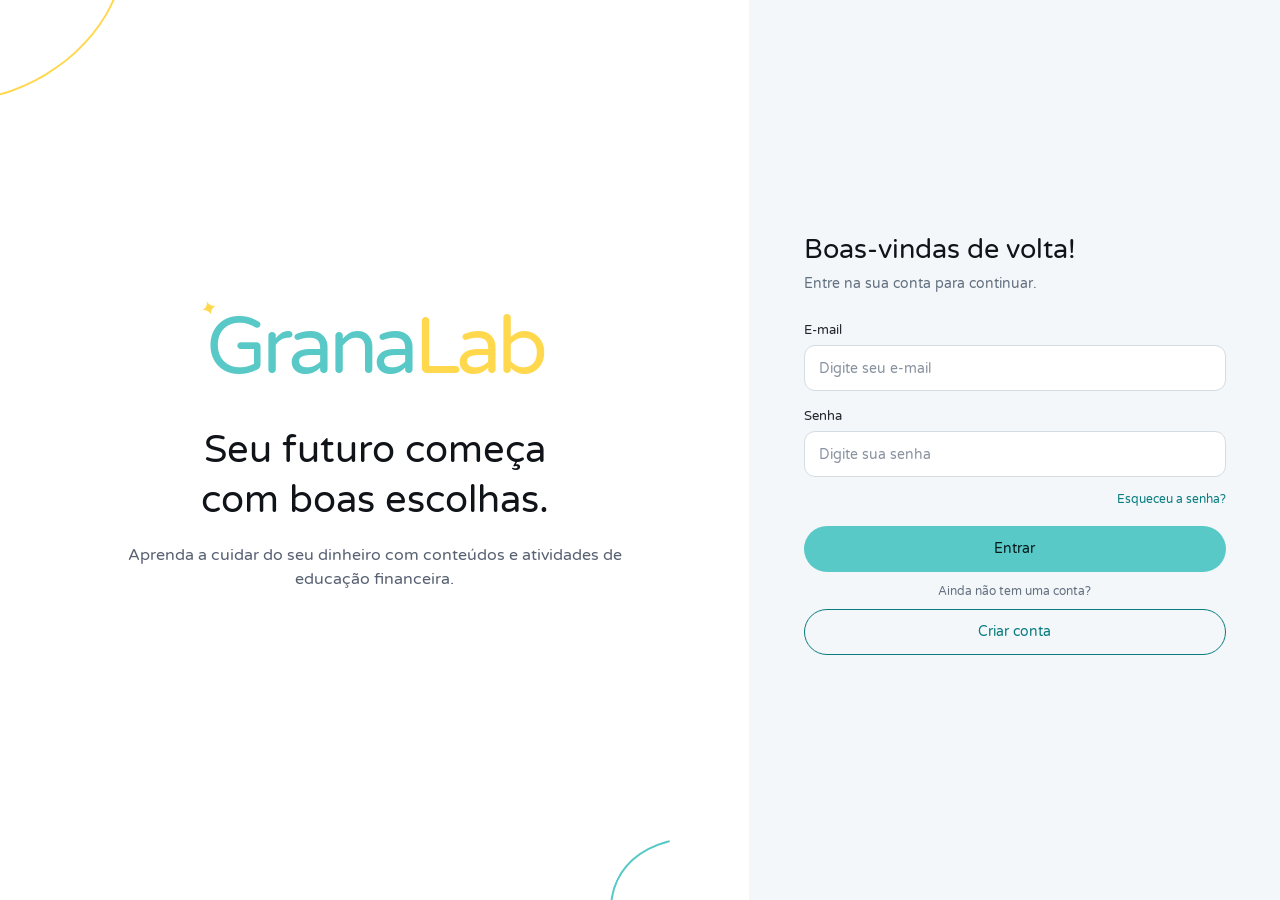
<file: backend/granalab/frontend/pages/menu.html>
<!DOCTYPE html>
<html lang="pt-BR">
<head>
    <meta charset="UTF-8">
    <meta name="viewport" content="width=device-width, initial-scale=1.0">
    <title>GranaLab - Menu Principal</title>
    <link rel="preconnect" href="https://fonts.googleapis.com">
    <link rel="preconnect" href="https://fonts.gstatic.com" crossorigin>
    <link href="https://fonts.googleapis.com/css2?family=Varela+Round&display=swap" rel="stylesheet">
    <link rel="stylesheet" href="../resources/css/style.css">
</head>
<body>

    <!-- Header / Navbar Superior -->
    <header class="navbar-principal">
        <div class="logo-container">
            <img src="../resources/img/Monograma.png" alt="Logo GranaLab" class="logo-nav-img">
        </div>
        <div class="usuario-dropdown-container">
            <div class="trigger-dropdown" id="dropdown-toggle">
                <img src="../resources/img/Tartaruga.jpeg" alt="Avatar Usuário" class="avatar-nav-img" id="avatar-menu">
                <span class="seta-dropdown">▼</span>
            </div>
            <!-- Menu Dropdown (conforme image_416c3f.png) -->
            <div class="menu-dropdown-card" id="user-menu" style="display: none;">
                <div class="dropdown-header">
                    <img src="../resources/img/Tartaruga.jpeg" alt="Avatar" class="avatar-dropdown-img" id="avatar-dropdown-menu">
                    <span class="dropdown-username" id="nome-dropdown-menu">@usuario</span>
                    <span class="dropdown-tipoperfil" id="tipo-dropdown-menu">Aluno</span>
                </div>
                <hr class="dropdown-divisor">
                <ul class="dropdown-links">
                    <li><a href="editarPerfil.html">Editar perfil</a></li>
                    <li><a href="../index.html" class="link-sair">Sair</a></li>
                </ul>
            </div>
        </div>
    </header>

    <!-- Conteúdo Principal -->
    <main class="main-conteudo">
        <!-- Banner de Boas-vindas -->
        <section class="banner-boas-vindas">
            <div class="banner-texto">
                <h1>Boas-vindas, <span id="nome-menu">@usuario</span>! ✨</h1>
                <p>Aprenda a fazer boas escolhas com seu dinheiro.</p>
            </div>
            <div class="banner-ilustracao">
                <!-- Elemento ilustrativo de moedas -->
                <img src="../resources/img/Trio de moedas douradas com cifrões-4.png" class="money-img" >
            </div>
        </section>

        <!-- Seção de Categorias -->
        <section class="secao-categorias">
            <h2>O que vamos aprender hoje?</h2>
            <p class="sub-categoria">Escolha uma categoria para começar.</p>

            <div class="grid-categorias">
                <!-- Card 1: Quizzes -->
                <div class="card-categoria card-ciano">
                    <img src="../resources/img/Quizzes.png" class="categoria-img" >
                    <h3>Quizzes</h3>
                    <p>Teste seus conhecimentos de um jeito divertido.</p>
                    <a href="#" class="btn-explorar btn-ciano-cor">Explorar &rarr;</a>
                </div>

                <!-- Card 2: Videoaulas -->
                <div class="card-categoria card-amarelo">
                    <img src="../resources/img/Videos.png" class="categoria-img" >
                    <h3>Videoaulas</h3>
                    <p>Entenda o dinheiro com explicações simples.</p>
                    <a href="#" class="btn-explorar btn-amarelo-cor">Explorar &rarr;</a>
                </div>

                <!-- Card 3: Desmonte o Anúncio -->
                <div class="card-categoria card-roxo">
                    <img src="../resources/img/Desmonte.png" class="categoria-img" >
                    <h3>Desmonte o Anúncio</h3>
                    <p>Descubra o que está por trás das promessas.</p>
                    <a href="#" class="btn-explorar btn-roxo-cor">Explorar &rarr;</a>
                </div>

                <!-- Card 4: Turmas -->
                <div class="card-categoria card-verde">
                    <img src="../resources/img/Turmas.png" class="categoria-img" >
                    <h3>Turmas</h3>
                    <p>Aprenda e compartilhe descobertas com sua turma.</p>
                    <a href="#" class="btn-explorar btn-verde-cor">Explorar &rarr;</a>
                </div>
            </div>
        </section>
    </main>

    <script src="../resources/js/app.js"></script>
</body>
</html>
</file>
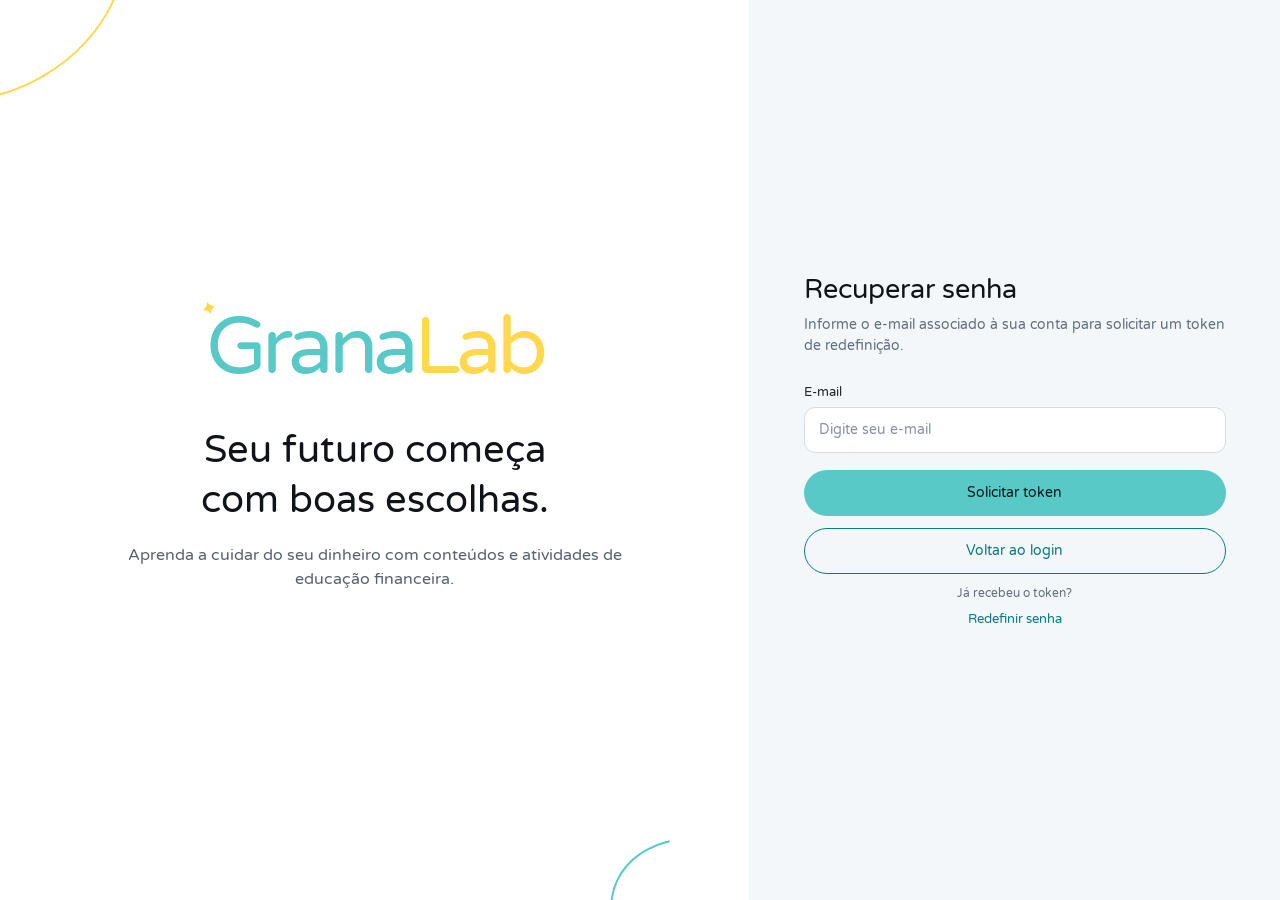
<file: backend/granalab/frontend/pages/recuperar-senha.html>
<!DOCTYPE html>
<html lang="pt-BR">
<head>
    <meta charset="UTF-8">
    <meta name="viewport" content="width=device-width, initial-scale=1.0">
    <meta name="theme-color" content="#ffffff">
    <title>GranaLab - Recuperar senha</title>
    <link rel="preconnect" href="https://fonts.googleapis.com">
    <link rel="preconnect" href="https://fonts.gstatic.com" crossorigin>
    <link href="https://fonts.googleapis.com/css2?family=Varela+Round&display=swap" rel="stylesheet">
    <link rel="stylesheet" href="../resources/css/style.css">
</head>
<body>
    <main class="auth-layout">
        <section class="brand-panel" aria-label="Sobre o GranaLab">
            <a class="brand" href="../index.html" aria-label="GranaLab - início"><span class="brand-mark" aria-hidden="true">✦</span><span class="brand-grana">Grana</span><span class="brand-lab">Lab</span></a>
            <div class="brand-copy"><h1>Seu futuro começa<br>com boas escolhas.</h1><p>Aprenda a cuidar do seu dinheiro com conteúdos e atividades de educação financeira.</p></div>
            <span class="decor decor-top" aria-hidden="true"></span><span class="decor decor-bottom" aria-hidden="true"></span>
        </section>
        <section class="form-panel">
            <form class="auth-card" id="form-recuperar-senha" novalidate>
                <h2>Recuperar senha</h2>
                <p class="subtitle">Informe o e-mail associado à sua conta para solicitar um token de redefinição.</p>
                <div class="field"><label for="email">E-mail</label><input type="email" id="email" name="email" maxlength="100" autocomplete="email" placeholder="Digite seu e-mail" required></div>
                <div id="mensagem-recuperacao" class="form-message" role="status" aria-live="polite" hidden></div>
                <button type="submit" class="button button-primary" id="btn-recuperar">Solicitar token</button>
                <a href="../index.html" class="button button-outline">Voltar ao login</a>
                <p class="form-footnote">Já recebeu o token?</p>
                <a class="text-link" href="redefinir-senha.html">Redefinir senha</a>
            </form>
        </section>
    </main>
    <script src="../resources/js/app.js"></script>
</body>
</html>
</file>
<file: frontend/resources/css/style.css>
:root {
    font-family: 'Varela Round', sans-serif;
    color: #101318;
    background: #ffffff;
    font-synthesis: none;
    text-rendering: optimizeLegibility;
    --teal: #58c9c7;
    --teal-dark: #087c80;
    --yellow: #ffd84d;
    --muted: #637080;
    --line: #d4dce4;
    --panel: #f4f7f9;
}

* { box-sizing: border-box; }

body {
    min-width: 320px;
    min-height: 100vh;
    margin: 0;
    background: #fff;
}

button, input, select { font: inherit; }
a { color: var(--teal-dark); }

.auth-layout {
    display: grid;
    grid-template-columns: minmax(0, 1.2fr) minmax(420px, .85fr);
    min-height: 100vh;
}

.brand-panel {
    position: relative;
    display: flex;
    min-height: 100vh;
    flex-direction: column;
    align-items: center;
    justify-content: center;
    overflow: hidden;
    padding: 56px;
    text-align: center;
    background: #fff;
}

.brand {
    position: relative;
    display: inline-flex;
    align-items: baseline;
    margin-bottom: 38px;
    color: inherit;
    font-size: clamp(52px, 6.3vw, 90px);
    letter-spacing: -5px;
    line-height: 1;
    text-decoration: none;
}

.brand-grana { color: var(--teal); }
.brand-lab { color: var(--yellow); }
.brand-mark {
    position: absolute;
    top: -9px;
    left: -5px;
    color: var(--yellow);
    font-size: 21px;
    transform: rotate(-18deg);
}

.brand-copy { max-width: 570px; }
.brand-copy h1 {
    margin: 0 0 18px;
    font-size: clamp(28px, 3vw, 40px);
    font-weight: 400;
    line-height: 1.28;
}
.brand-copy p {
    max-width: 520px;
    margin: 0 auto;
    color: #596273;
    font-size: 16px;
    line-height: 1.55;
}

.decor {
    position: absolute;
    width: 260px;
    height: 180px;
    pointer-events: none;
    border: 2px solid transparent;
    border-radius: 50%;
}
.decor-top {
    top: -95px;
    left: -125px;
    border-color: var(--yellow) transparent transparent transparent;
    transform: rotate(145deg);
}
.decor-bottom {
    right: -115px;
    bottom: -125px;
    border-color: transparent transparent #8b4dff #58c9c7;
    transform: rotate(25deg);
}

.form-panel {
    display: flex;
    align-items: center;
    justify-content: center;
    min-height: 100vh;
    padding: 48px;
    background: var(--panel);
}
.form-panel-scroll { align-items: flex-start; }
.standalone-panel { min-height: 100vh; }
.auth-card {
    width: min(100%, 430px);
    padding: 4px;
}
.auth-card-wide { width: min(100%, 470px); }
.auth-card h2 {
    margin: 0 0 7px;
    font-size: 27px;
    font-weight: 400;
    line-height: 1.25;
}
.subtitle {
    margin: 0 0 28px;
    color: var(--muted);
    font-size: 14px;
    line-height: 1.5;
}

.field { margin-bottom: 17px; }
.field label, .profile-choice legend {
    display: block;
    margin-bottom: 7px;
    color: #20252c;
    font-size: 13px;
}
.field input, .field select {
    display: block;
    width: 100%;
    min-height: 46px;
    padding: 11px 14px;
    border: 1px solid var(--line);
    border-radius: 11px;
    outline: none;
    background: #fff;
    color: #15191f;
    font-size: 14px;
    transition: border-color .15s ease, box-shadow .15s ease;
}
.field input::placeholder { color: #8993a0; }
.field input:focus, .field select:focus {
    border-color: var(--teal);
    box-shadow: 0 0 0 3px rgb(88 201 199 / 18%);
}
.field input[aria-invalid="true"], .field select[aria-invalid="true"] { border-color: #c62828; }
.field-hint, .optional { color: var(--muted); font-size: 12px; }
.field-hint { display: block; margin-top: 6px; }

.profile-choice {
    display: flex;
    gap: 20px;
    margin: 0 0 17px;
    padding: 0;
    border: 0;
}
.profile-choice legend { float: left; width: 100%; }
.choice-option { display: inline-flex; align-items: center; gap: 7px; font-size: 14px; cursor: pointer; }
.choice-option input { accent-color: var(--teal-dark); }
.profile-fields[hidden] { display: none; }

.form-links { display: flex; margin: -2px 0 20px; font-size: 12px; }
.form-links-end { justify-content: flex-end; }
.form-links a, .text-link { color: var(--teal-dark); text-decoration: none; }
.form-links a:hover, .text-link:hover { text-decoration: underline; }
.button {
    display: flex;
    width: 100%;
    min-height: 46px;
    align-items: center;
    justify-content: center;
    margin: 0 0 12px;
    padding: 11px 18px;
    border: 1.5px solid transparent;
    border-radius: 999px;
    cursor: pointer;
    font-size: 14px;
    line-height: 1.3;
    text-align: center;
    text-decoration: none;
    transition: background-color .15s ease, border-color .15s ease, transform .15s ease;
}
.button:hover { transform: translateY(-1px); }
.button:disabled { cursor: wait; opacity: .65; transform: none; }
.button-primary { background: var(--teal); color: #07191b; }
.button-primary:hover { background: #45bebb; }
.button-outline { border-color: var(--teal-dark); background: transparent; color: var(--teal-dark); }
.button-outline:hover { background: rgb(88 201 199 / 9%); }
.form-footnote { margin: 12px 0 11px; color: var(--muted); font-size: 12px; text-align: center; }
.text-link { display: block; font-size: 13px; text-align: center; }
.form-message {
    margin: 0 0 16px;
    padding: 11px 13px;
    border: 1px solid #efb9b9;
    border-radius: 9px;
    background: #fff2f2;
    color: #9e2020;
    font-size: 13px;
    color: #666666;
    margin-bottom: 10px;
}

.btn-criar-conta {
    display: block;
    width: 100%;
    padding: 12px;
    text-align: center;
    border: 1.5px solid #63CCCA;
    color: #63CCCA;
    border-radius: 25px;
    text-decoration: none;
    font-size: 15px;
}

/* Menu */

.navbar-principal {
    display: flex;
    justify-content: space-between;
    align-items: center;
    padding: 15px 50px;
    background-color: #FFFFFF;
    border-bottom: 1px solid #EFEFEF;
}

.logo-nav-img {
    height: 45px;
}

.money-img {
    width: 130px;
    height: 120px;
}

.categoria-img {
    width: 105px;
    height: 105px;
}


.usuario-dropdown-container {
    position: relative;
}

.trigger-dropdown {
    display: flex;
    align-items: center;
    gap: 8px;
    cursor: pointer;
}

.avatar-nav-img {
    width: 42px;
    height: 42px;
    border-radius: 50%;
    object-fit: cover;
    border: 2px solid #63CCCA;
}

.seta-dropdown {
    font-size: 11px;
    color: #666;
}

/* Card Dropdown */

.menu-dropdown-card {
    position: absolute;
    right: 0;
    top: 55px;
    width: 170px;
    background: #FFFFFF;
    border-radius: 12px;
    box-shadow: 0 4px 15px rgba(0,0,0,0.1);
    padding: 15px;
    z-index: 100;
}

.dropdown-header {
    display: flex;
    flex-direction: column;
    align-items: center;
    text-align: center;
}

.avatar-dropdown-img {
    width: 55px;
    height: 55px;
    border-radius: 50%;
    object-fit: cover;
    margin-bottom: 8px;
}

.dropdown-username {
    font-size: 14px;
    font-weight: bold;
    color: #060608;
}

.dropdown-tipoperfil {
    font-size: 12px;
    color: #888;
}

.dropdown-divisor {
    border: 0;
    border-top: 1px solid #EFEFEF;
    margin: 10px 0;
}

.dropdown-links {
    list-style: none;
    padding: 0;
}

.dropdown-links li a {
    display: block;
    padding: 6px 0;
    font-size: 13px;
    color: #333;
    text-decoration: none;
}

.dropdown-links li a:hover {
    color: #63CCCA;
}

.link-sair {
    color: #D32F2F;
}


.main-conteudo {
    width: 100%;
    max-width: 100%;
    margin: 30px auto;
    padding: 0 40px;
    box-sizing: border-box;
}


.banner-boas-vindas {
    background-color: #DAF5F5;
    border-radius: 16px;
    padding: 40px;
    display: flex;
    justify-content: space-between;
    align-items: center;
    margin-bottom: 40px;
}

.banner-texto h1 {
    font-size: 28px;
    color: #060608;
    margin-bottom: 8px;
}

.banner-texto p {
    font-size: 15px;
    color: #444;
}

/* Categorias */

.secao-categorias h2 {
    font-size: 24px;
    color: #060608;
    margin-bottom: 4px;
}

.sub-categoria {
    font-size: 14px;
    color: #666;
    margin-bottom: 25px;
}

/* Grid de categorias */

.grid-categorias {
    display: grid;
    grid-template-columns: repeat(auto-fit, minmax(240px, 1fr));
    gap: 20px;
}

.card-categoria {
    border-radius: 16px;
    padding: 25px;
    display: flex;
    flex-direction: column;
    justify-content: space-between;
    align-items: center;
    text-align: center;
    min-height: 220px;
}

.card-ciano {
    background-color: #DFF6F6;
}

.card-amarelo {
    background-color: #FFF6D6;
}

.card-roxo {
    background-color: #EFE5FC;
}

.card-verde {
    background-color: #E1F7EA;
}

.card-categoria h3 {
    font-size: 18px;
    color: #060608;
    margin-bottom: 8px;
}

.card-categoria p {
    font-size: 13px;
    color: #555;
    margin-bottom: 20px;
    line-height: 1.4;
}

/* Botões explorar */

.btn-explorar {
    display: inline-block;
    padding: 8px 18px;
    border-radius: 20px;
    font-size: 13px;
    text-decoration: none;
    font-weight: bold;
    width: fit-content;
    color: #FFF;
}

.btn-ciano-cor {
    background-color: #63CCCA;
}

.btn-amarelo-cor {
    background-color: #F4C430;
}

.btn-roxo-cor {
    background-color: #925BFA;
}

.btn-verde-cor {
    background-color: #3DC48D;
}


/* ==========================================
   EDITAR PERFIL - GRANALAB
   LAYOUT EM TELA INTEIRA
========================================== */

html,
body.pagina-perfil {
    width: 100%;
    min-height: 100%;
    margin: 0;
    padding: 0;
}

body.pagina-perfil {
    min-height: 100vh;
    background: #ffffff;
    font-family: 'Varela Round', sans-serif;
}

/* CABEÇALHO */

.pagina-perfil .navbar-principal {
    width: 100%;
    height: 65px;
    margin: 0;
    padding: 0 4%;
    box-sizing: border-box;
    background: #ffffff;
    border-bottom: 1px solid #e5e9ed;
    display: flex;
    align-items: center;
    justify-content: space-between;
}

.pagina-perfil .logo-nav-img {
    width: 30px;
    height: auto;
}

.pagina-perfil .avatar-nav-img {
    width: 28px;
    height: 28px;
    border-radius: 50%;
    object-fit: cover;
}

.pagina-perfil .seta-dropdown {
    font-size: 17px;
    color: #56616b;
}

/* ÁREA PRINCIPAL */

.perfil-container {
    width: 100%;
    min-height: calc(100vh - 65px);
    margin: 0;
    padding: 28px 6%;
    box-sizing: border-box;
    background: #ffffff;
}

.perfil-container h1 {
    margin: 0 0 28px;
    color: #252a3a;
    font-size: 22px;
    font-weight: 400;
}

/* DUAS COLUNAS */

.perfil-layout {
    width: 100%;
    display: grid;
    grid-template-columns: 1fr 1fr;
    gap: 7%;
    align-items: start;
}

.perfil-layout h2 {
    margin: 0 0 12px;
    color: #252a3a;
    font-size: 17px;
    font-weight: 400;
}

/* AVATAR DO ALUNO */

.perfil-avatar {
    width: 100%;
}

.avatar-principal {
    display: flex;
    justify-content: center;
    margin: 20px 0;
}

.avatar-principal img {
    width: 150px;
    height: 150px;
    border-radius: 50%;
    object-fit: cover;
}

.lista-avatares {
    display: flex;
    justify-content: space-between;
    align-items: center;
    gap: 12px;
    margin-top: 18px;
}

.opcao-avatar {
    width: 44px;
    height: 44px;
    flex: 0 0 44px;
    padding: 0;
    overflow: hidden;
    border: 2px solid transparent;
    border-radius: 50%;
    background: transparent;
    cursor: pointer;
    transition: 0.2s;
}

.opcao-avatar img {
    width: 100%;
    height: 100%;
    display: block;
    border-radius: 50%;
    object-fit: cover;
}

.opcao-avatar:hover {
    transform: scale(1.08);
}

.opcao-avatar.selecionado {
    border-color: #087c80;
}

/* CAMPOS */

.campo-perfil {
    width: 100%;
    margin-bottom: 15px;
}

.campo-perfil label {
    display: block;
    margin-bottom: 6px;
    color: #343947;
    font-size: 12px;
}

.campo-perfil input {
    width: 100%;
    height: 38px;
    padding: 8px 12px;
    box-sizing: border-box;
    border: 1px solid #d4dce4;
    border-radius: 7px;
    background: #ffffff;
    color: #252a3a;
    outline: none;
    font-family: inherit;
    font-size: 12px;
}

.campo-perfil input:focus {
    border-color: #58c9c7;
    box-shadow: 0 0 0 2px rgb(88 201 199 / 15%);
}

/* SENHAS */

.secao-senha {
    margin-top: 24px;
}

.campo-senha {
    position: relative;
}

.campo-senha input {
    padding-right: 40px;
}

.mostrar-senha {
    position: absolute;
    top: 50%;
    right: 12px;
    transform: translateY(-50%);
    padding: 0;
    border: none;
    background: transparent;
    color: #525967;
    cursor: pointer;
}

/* BOTÕES */

.acoes-perfil {
    display: flex;
    flex-direction: column;
    align-items: center;
    gap: 10px;
    margin-top: 20px;
}

#btn-salvar {
    width: 100%;
    height: 40px;
    border: none;
    border-radius: 22px;
    background: #62c9c7;
    color: #17383a;
    font-family: inherit;
    font-size: 12px;
    cursor: pointer;
}

#btn-salvar:hover:not(:disabled) {
    background: #48bdbb;
}

#btn-salvar:disabled {
    opacity: 0.65;
    cursor: not-allowed;
}

#btn-editar,
#btn-cancelar {
    border: none;
    background: transparent;
    color: #087c80;
    font-family: inherit;
    font-size: 12px;
    cursor: pointer;
}

#btn-editar:hover,
#btn-cancelar:hover {
    text-decoration: underline;
}

/* MENTOR */

.perfil-dados-mentor {
    width: 100%;
}

.perfil-dados-mentor .campo-perfil {
    margin-bottom: 18px;
}

/* RESPONSIVIDADE */

@media (max-width: 650px) {
    .perfil-container {
        padding: 25px 6%;
    }

    .perfil-layout {
        grid-template-columns: 1fr;
        gap: 30px;
    }

    .perfil-avatar {
        max-width: 350px;
        margin: 0 auto;
    }

    .lista-avatares {
        justify-content: center;
        gap: 14px;
    }
}


/* Campo de seleção de gênero */

.campo-perfil select {
    width: 100%;
    height: 38px;
    padding: 8px 12px;
    box-sizing: border-box;
    border: 1px solid #d4dce4;
    border-radius: 7px;
    background: #ffffff;
    color: #252a3a;
    outline: none;
    font-family: 'Varela Round', sans-serif;
    font-size: 12px;
}

.campo-perfil select:focus {
    border-color: #58c9c7;
    box-shadow: 0 0 0 2px rgb(88 201 199 / 15%);
}

.campo-perfil input:disabled {
    background: #f1f4f6;
    color: #687780;
    cursor: not-allowed;
}
</file>
<file: backend/granalab/frontend/resources/css/style.css>
:root {
    font-family: 'Varela Round', sans-serif;
    color: #101318;
    background: #ffffff;
    font-synthesis: none;
    text-rendering: optimizeLegibility;
    --teal: #58c9c7;
    --teal-dark: #087c80;
    --yellow: #ffd84d;
    --muted: #637080;
    --line: #d4dce4;
    --panel: #f4f7f9;
}

* { box-sizing: border-box; }

body {
    min-width: 320px;
    min-height: 100vh;
    margin: 0;
    background: #fff;
}

button, input, select { font: inherit; }
a { color: var(--teal-dark); }

.auth-layout,.container {
    display: grid;
    grid-template-columns: minmax(0, 1.2fr) minmax(420px, .85fr);
    min-height: 100vh;
}

.brand-panel,.logo{
    position: relative;
    display: flex;
    min-height: 100vh;
    flex-direction: column;
    align-items: center;
    justify-content: center;
    overflow: hidden;
    padding: 56px;
    text-align: center;
    background: #fff;
}

.brand {
    position: relative;
    display: inline-flex;
    align-items: baseline;
    margin-bottom: 38px;
    color: inherit;
    font-size: clamp(52px, 6.3vw, 90px);
    letter-spacing: -5px;
    line-height: 1;
    text-decoration: none;
}

.brand-grana { color: var(--teal); }
.brand-lab { color: var(--yellow); }
.brand-mark {
    position: absolute;
    top: -9px;
    left: -5px;
    color: var(--yellow);
    font-size: 21px;
    transform: rotate(-18deg);
}

.brand-copy { max-width: 570px; }
.brand-copy h1 {
    margin: 0 0 18px;
    font-size: clamp(28px, 3vw, 40px);
    font-weight: 400;
    line-height: 1.28;
}
.brand-copy p {
    max-width: 520px;
    margin: 0 auto;
    color: #596273;
    font-size: 16px;
    line-height: 1.55;
}

.decor {
    position: absolute;
    width: 260px;
    height: 180px;
    pointer-events: none;
    border: 2px solid transparent;
    border-radius: 50%;
}
.decor-top {
    top: -95px;
    left: -125px;
    border-color: var(--yellow) transparent transparent transparent;
    transform: rotate(145deg);
}
.decor-bottom {
    right: -115px;
    bottom: -125px;
    border-color: transparent transparent #8b4dff #58c9c7;
    transform: rotate(25deg);
}

.form-panel,.login {
    display: flex;
    align-items: center;
    justify-content: center;
    min-height: 100vh;
    padding: 48px;
    background: var(--panel);
}
.form-panel-scroll { align-items: flex-start; }
.standalone-panel { min-height: 100vh; }
.auth-card, .caixa-login{
    width: min(100%, 430px);
    padding: 4px;
}
.auth-card-wide { width: min(100%, 470px); }
.auth-card h2 {
    margin: 0 0 7px;
    font-size: 27px;
    font-weight: 400;
    line-height: 1.25;
}
.subtitle,.subtitulo {
    margin: 0 0 28px;
    color: var(--muted);
    font-size: 14px;
    line-height: 1.5;
}

.field,.campo { margin-bottom: 17px; }
.field label, .profile-choice legend {
    display: block;
    margin-bottom: 7px;
    color: #20252c;
    font-size: 13px;
}
.field input, .field select {
    display: block;
    width: 100%;
    min-height: 46px;
    padding: 11px 14px;
    border: 1px solid var(--line);
    border-radius: 11px;
    outline: none;
    background: #fff;
    color: #15191f;
    font-size: 14px;
    transition: border-color .15s ease, box-shadow .15s ease;
}
.field input::placeholder { color: #8993a0; }
.field input:focus, .field select:focus {
    border-color: var(--teal);
    box-shadow: 0 0 0 3px rgb(88 201 199 / 18%);
}
.field input[aria-invalid="true"], .field select[aria-invalid="true"] { border-color: #c62828; }
.field-hint, .optional { color: var(--muted); font-size: 12px; }
.field-hint { display: block; margin-top: 6px; }

.profile-choice {
    display: flex;
    gap: 20px;
    margin: 0 0 17px;
    padding: 0;
    border: 0;
}
.profile-choice legend { float: left; width: 100%; }
.choice-option { display: inline-flex; align-items: center; gap: 7px; font-size: 14px; cursor: pointer; }
.choice-option input { accent-color: var(--teal-dark); }
.profile-fields[hidden] { display: none; }

.form-links { display: flex; margin: -2px 0 20px; font-size: 12px; }
.form-links-end { justify-content: flex-end; }
.form-links a, .text-link { color: var(--teal-dark); text-decoration: none; }
.form-links a:hover, .text-link:hover { text-decoration: underline; }
.button {
    display: flex;
    width: 100%;
    min-height: 46px;
    align-items: center;
    justify-content: center;
    margin: 0 0 12px;
    padding: 11px 18px;
    border: 1.5px solid transparent;
    border-radius: 999px;
    cursor: pointer;
    font-size: 14px;
    line-height: 1.3;
    text-align: center;
    text-decoration: none;
    transition: background-color .15s ease, border-color .15s ease, transform .15s ease;
}
.button:hover { transform: translateY(-1px); }
.button:disabled { cursor: wait; opacity: .65; transform: none; }
.button-primary { background: var(--teal); color: #07191b; }
.button-primary:hover { background: #45bebb; }
.button-outline { border-color: var(--teal-dark); background: transparent; color: var(--teal-dark); }
.button-outline:hover { background: rgb(88 201 199 / 9%); }
.form-footnote { margin: 12px 0 11px; color: var(--muted); font-size: 12px; text-align: center; }
.text-link { display: block; font-size: 13px; text-align: center; }
.form-message {
    margin: 0 0 16px;
    padding: 11px 13px;
    border: 1px solid #efb9b9;
    border-radius: 9px;
    background: #fff2f2;
    color: #9e2020;
    font-size: 13px;
    color: #666666;
    margin-bottom: 10px;
}

.btn-criar-conta {
    display: block;
    width: 100%;
    padding: 12px;
    text-align: center;
    border: 1.5px solid #63CCCA;
    color: #63CCCA;
    border-radius: 25px;
    text-decoration: none;
    font-size: 15px;
}

/* Menu */

.navbar-principal {
    display: flex;
    justify-content: space-between;
    align-items: center;
    padding: 15px 50px;
    background-color: #FFFFFF;
    border-bottom: 1px solid #EFEFEF;
}

.logo-nav-img {
    height: 45px;
}

.money-img {
    width: 130px;
    height: 120px;
}

.categoria-img {
    width: 105px;
    height: 105px;
}


.usuario-dropdown-container {
    position: relative;
}

.trigger-dropdown {
    display: flex;
    align-items: center;
    gap: 8px;
    cursor: pointer;
}

.avatar-nav-img {
    width: 42px;
    height: 42px;
    border-radius: 50%;
    object-fit: cover;
    border: 2px solid #63CCCA;
}

.seta-dropdown {
    font-size: 11px;
    color: #666;
}

/* Card Dropdown */

.menu-dropdown-card {
    position: absolute;
    right: 0;
    top: 55px;
    width: 170px;
    background: #FFFFFF;
    border-radius: 12px;
    box-shadow: 0 4px 15px rgba(0,0,0,0.1);
    padding: 15px;
    z-index: 100;
}

.dropdown-header {
    display: flex;
    flex-direction: column;
    align-items: center;
    text-align: center;
}

.avatar-dropdown-img {
    width: 55px;
    height: 55px;
    border-radius: 50%;
    object-fit: cover;
    margin-bottom: 8px;
}

.dropdown-username {
    font-size: 14px;
    font-weight: bold;
    color: #060608;
}

.dropdown-tipoperfil {
    font-size: 12px;
    color: #888;
}

.dropdown-divisor {
    border: 0;
    border-top: 1px solid #EFEFEF;
    margin: 10px 0;
}

.dropdown-links {
    list-style: none;
    padding: 0;
}

.dropdown-links li a {
    display: block;
    padding: 6px 0;
    font-size: 13px;
    color: #333;
    text-decoration: none;
}

.dropdown-links li a:hover {
    color: #63CCCA;
}

.link-sair {
    color: #D32F2F;
}


.main-conteudo {
    width: 100%;
    max-width: 100%;
    margin: 30px auto;
    padding: 0 40px;
    box-sizing: border-box;
}


.banner-boas-vindas {
    background-color: #DAF5F5;
    border-radius: 16px;
    padding: 40px;
    display: flex;
    justify-content: space-between;
    align-items: center;
    margin-bottom: 40px;
}

.banner-texto h1 {
    font-size: 28px;
    color: #060608;
    margin-bottom: 8px;
}

.banner-texto p {
    font-size: 15px;
    color: #444;
}

/* Categorias */

.secao-categorias h2 {
    font-size: 24px;
    color: #060608;
    margin-bottom: 4px;
}

.sub-categoria {
    font-size: 14px;
    color: #666;
    margin-bottom: 25px;
}

/* Grid de categorias */

.grid-categorias {
    display: grid;
    grid-template-columns: repeat(auto-fit, minmax(240px, 1fr));
    gap: 20px;
}

.card-categoria {
    border-radius: 16px;
    padding: 25px;
    display: flex;
    flex-direction: column;
    justify-content: space-between;
    align-items: center;
    text-align: center;
    min-height: 220px;
}

.card-ciano {
    background-color: #DFF6F6;
}

.card-amarelo {
    background-color: #FFF6D6;
}

.card-roxo {
    background-color: #EFE5FC;
}

.card-verde {
    background-color: #E1F7EA;
}

.card-categoria h3 {
    font-size: 18px;
    color: #060608;
    margin-bottom: 8px;
}

.card-categoria p {
    font-size: 13px;
    color: #555;
    margin-bottom: 20px;
    line-height: 1.4;
}

/* Botões explorar */

.btn-explorar {
    display: inline-block;
    padding: 8px 18px;
    border-radius: 20px;
    font-size: 13px;
    text-decoration: none;
    font-weight: bold;
    width: fit-content;
    color: #FFF;
}

.btn-ciano-cor {
    background-color: #63CCCA;
}

.btn-amarelo-cor {
    background-color: #F4C430;
}

.btn-roxo-cor {
    background-color: #925BFA;
}

.btn-verde-cor {
    background-color: #3DC48D;
}


/* ==========================================
   EDITAR PERFIL - GRANALAB
   LAYOUT EM TELA INTEIRA
========================================== */

html,
body.pagina-perfil {
    width: 100%;
    min-height: 100%;
    margin: 0;
    padding: 0;
}

body.pagina-perfil {
    min-height: 100vh;
    background: #ffffff;
    font-family: 'Varela Round', sans-serif;
}

/* CABEÇALHO */

.pagina-perfil .navbar-principal {
    width: 100%;
    height: 65px;
    margin: 0;
    padding: 0 4%;
    box-sizing: border-box;
    background: #ffffff;
    border-bottom: 1px solid #e5e9ed;
    display: flex;
    align-items: center;
    justify-content: space-between;
}

.pagina-perfil .logo-nav-img {
    width: 30px;
    height: auto;
}

.pagina-perfil .avatar-nav-img {
    width: 28px;
    height: 28px;
    border-radius: 50%;
    object-fit: cover;
}

.pagina-perfil .seta-dropdown {
    font-size: 17px;
    color: #56616b;
}

/* ÁREA PRINCIPAL */

.perfil-container {
    width: 100%;
    min-height: calc(100vh - 65px);
    margin: 0;
    padding: 28px 6%;
    box-sizing: border-box;
    background: #ffffff;
}

.perfil-container h1 {
    margin: 0 0 28px;
    color: #252a3a;
    font-size: 22px;
    font-weight: 400;
}

/* DUAS COLUNAS */

.perfil-layout {
    width: 100%;
    display: grid;
    grid-template-columns: 1fr 1fr;
    gap: 7%;
    align-items: start;
}

.perfil-layout h2 {
    margin: 0 0 12px;
    color: #252a3a;
    font-size: 17px;
    font-weight: 400;
}

/* AVATAR DO ALUNO */

.perfil-avatar {
    width: 100%;
}

.avatar-principal {
    display: flex;
    justify-content: center;
    margin: 20px 0;
}

.avatar-principal img {
    width: 150px;
    height: 150px;
    border-radius: 50%;
    object-fit: cover;
}

.lista-avatares {
    display: flex;
    justify-content: space-between;
    align-items: center;
    gap: 12px;
    margin-top: 18px;
}

.opcao-avatar {
    width: 44px;
    height: 44px;
    flex: 0 0 44px;
    padding: 0;
    overflow: hidden;
    border: 2px solid transparent;
    border-radius: 50%;
    background: transparent;
    cursor: pointer;
    transition: 0.2s;
}

.opcao-avatar img {
    width: 100%;
    height: 100%;
    display: block;
    border-radius: 50%;
    object-fit: cover;
}

.opcao-avatar:hover {
    transform: scale(1.08);
}

.opcao-avatar.selecionado {
    border-color: #087c80;
}

/* CAMPOS */

.campo-perfil {
    width: 100%;
    margin-bottom: 15px;
}

.campo-perfil label {
    display: block;
    margin-bottom: 6px;
    color: #343947;
    font-size: 12px;
}

.campo-perfil input {
    width: 100%;
    height: 38px;
    padding: 8px 12px;
    box-sizing: border-box;
    border: 1px solid #d4dce4;
    border-radius: 7px;
    background: #ffffff;
    color: #252a3a;
    outline: none;
    font-family: inherit;
    font-size: 12px;
}

.campo-perfil input:focus {
    border-color: #58c9c7;
    box-shadow: 0 0 0 2px rgb(88 201 199 / 15%);
}

/* SENHAS */

.secao-senha {
    margin-top: 24px;
}

.campo-senha {
    position: relative;
}

.campo-senha input {
    padding-right: 40px;
}

.mostrar-senha {
    position: absolute;
    top: 50%;
    right: 12px;
    transform: translateY(-50%);
    padding: 0;
    border: none;
    background: transparent;
    color: #525967;
    cursor: pointer;
}

/* BOTÕES */

.acoes-perfil {
    display: flex;
    flex-direction: column;
    align-items: center;
    gap: 10px;
    margin-top: 20px;
}

#btn-salvar {
    width: 100%;
    height: 40px;
    border: none;
    border-radius: 22px;
    background: #62c9c7;
    color: #17383a;
    font-family: inherit;
    font-size: 12px;
    cursor: pointer;
}

#btn-salvar:hover:not(:disabled) {
    background: #48bdbb;
}

#btn-salvar:disabled {
    opacity: 0.65;
    cursor: not-allowed;
}

#btn-editar,
#btn-cancelar {
    border: none;
    background: transparent;
    color: #087c80;
    font-family: inherit;
    font-size: 12px;
    cursor: pointer;
}

#btn-editar:hover,
#btn-cancelar:hover {
    text-decoration: underline;
}

/* MENTOR */

.perfil-dados-mentor {
    width: 100%;
}

.perfil-dados-mentor .campo-perfil {
    margin-bottom: 18px;
}

/* RESPONSIVIDADE */

@media (max-width: 650px) {
    .perfil-container {
        padding: 25px 6%;
    }

    .perfil-layout {
        grid-template-columns: 1fr;
        gap: 30px;
    }

    .perfil-avatar {
        max-width: 350px;
        margin: 0 auto;
    }

    .lista-avatares {
        justify-content: center;
        gap: 14px;
    }
}


/* Campo de seleção de gênero */

.campo-perfil select {
    width: 100%;
    height: 38px;
    padding: 8px 12px;
    box-sizing: border-box;
    border: 1px solid #d4dce4;
    border-radius: 7px;
    background: #ffffff;
    color: #252a3a;
    outline: none;
    font-family: 'Varela Round', sans-serif;
    font-size: 12px;
}

.campo-perfil select:focus {
    border-color: #58c9c7;
    box-shadow: 0 0 0 2px rgb(88 201 199 / 15%);
}

.campo-perfil input:disabled {
    background: #f1f4f6;
    color: #687780;
    cursor: not-allowed;
}
</file>
